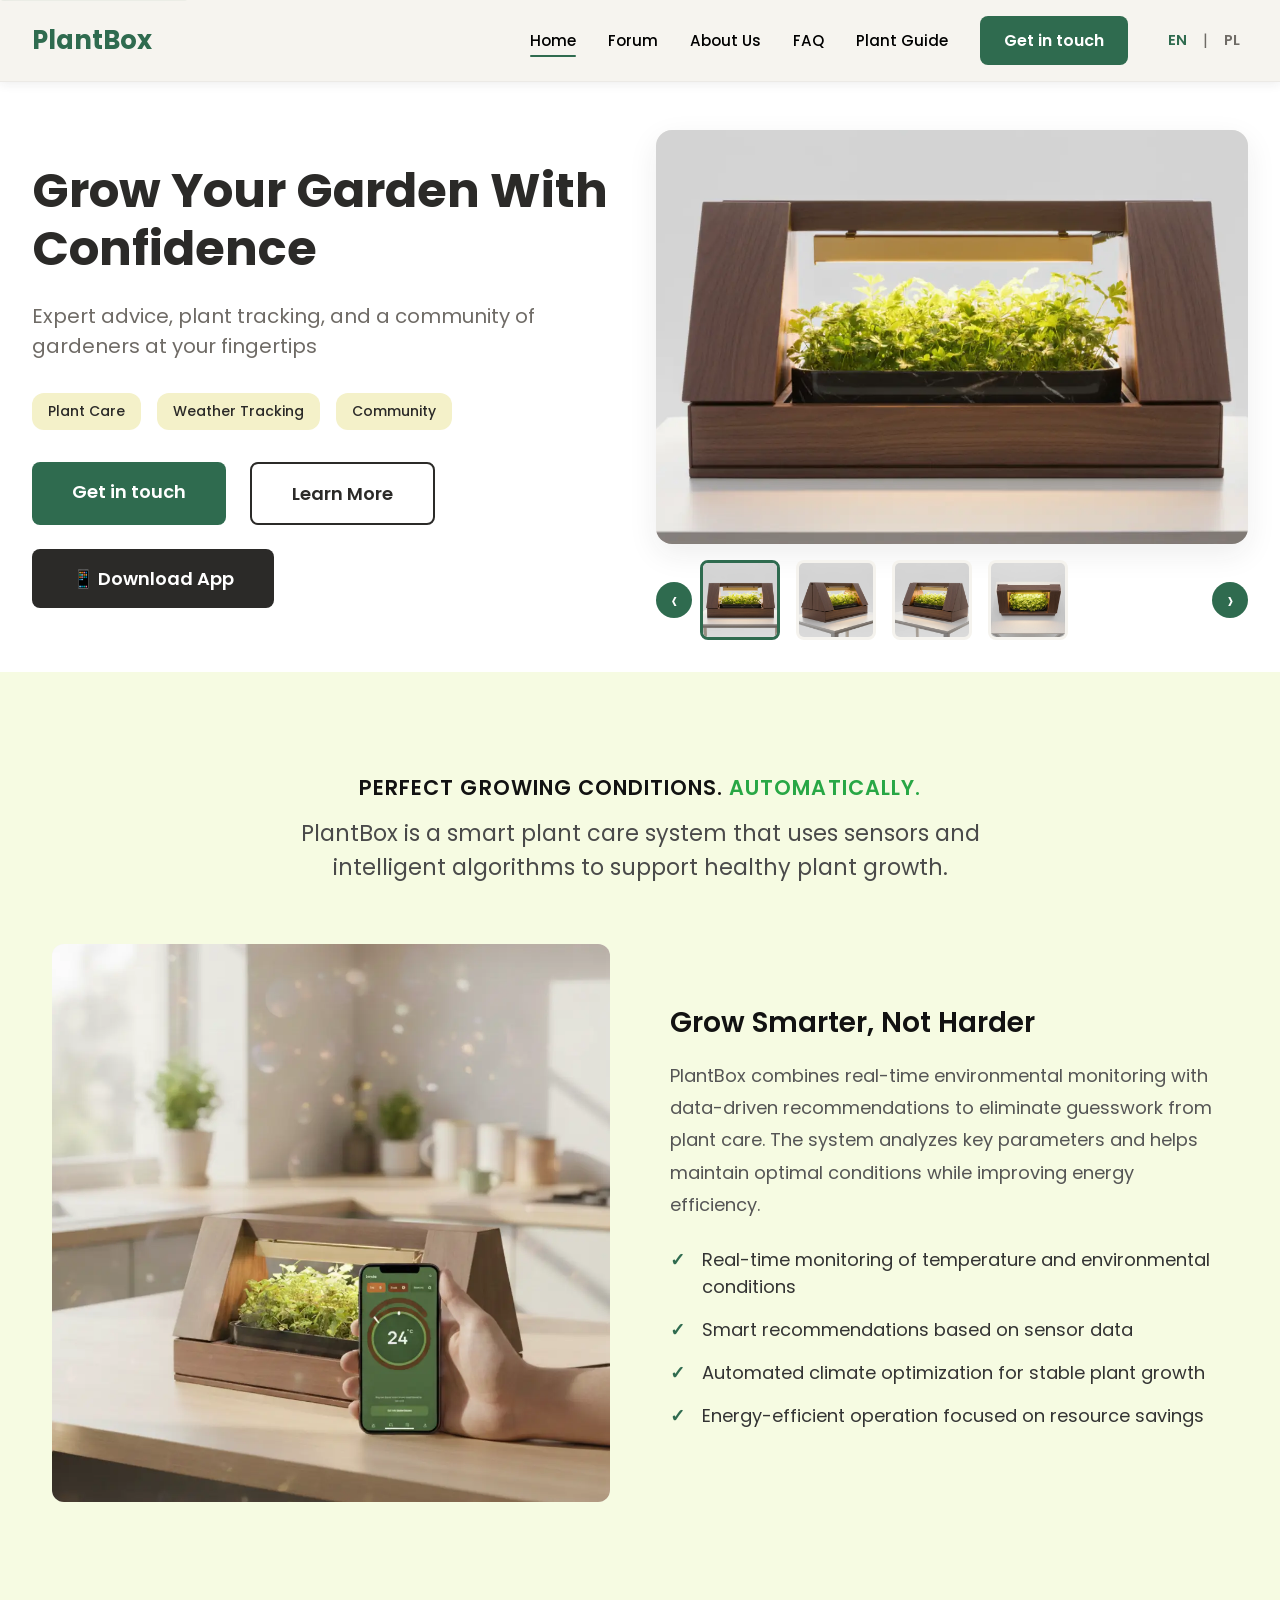
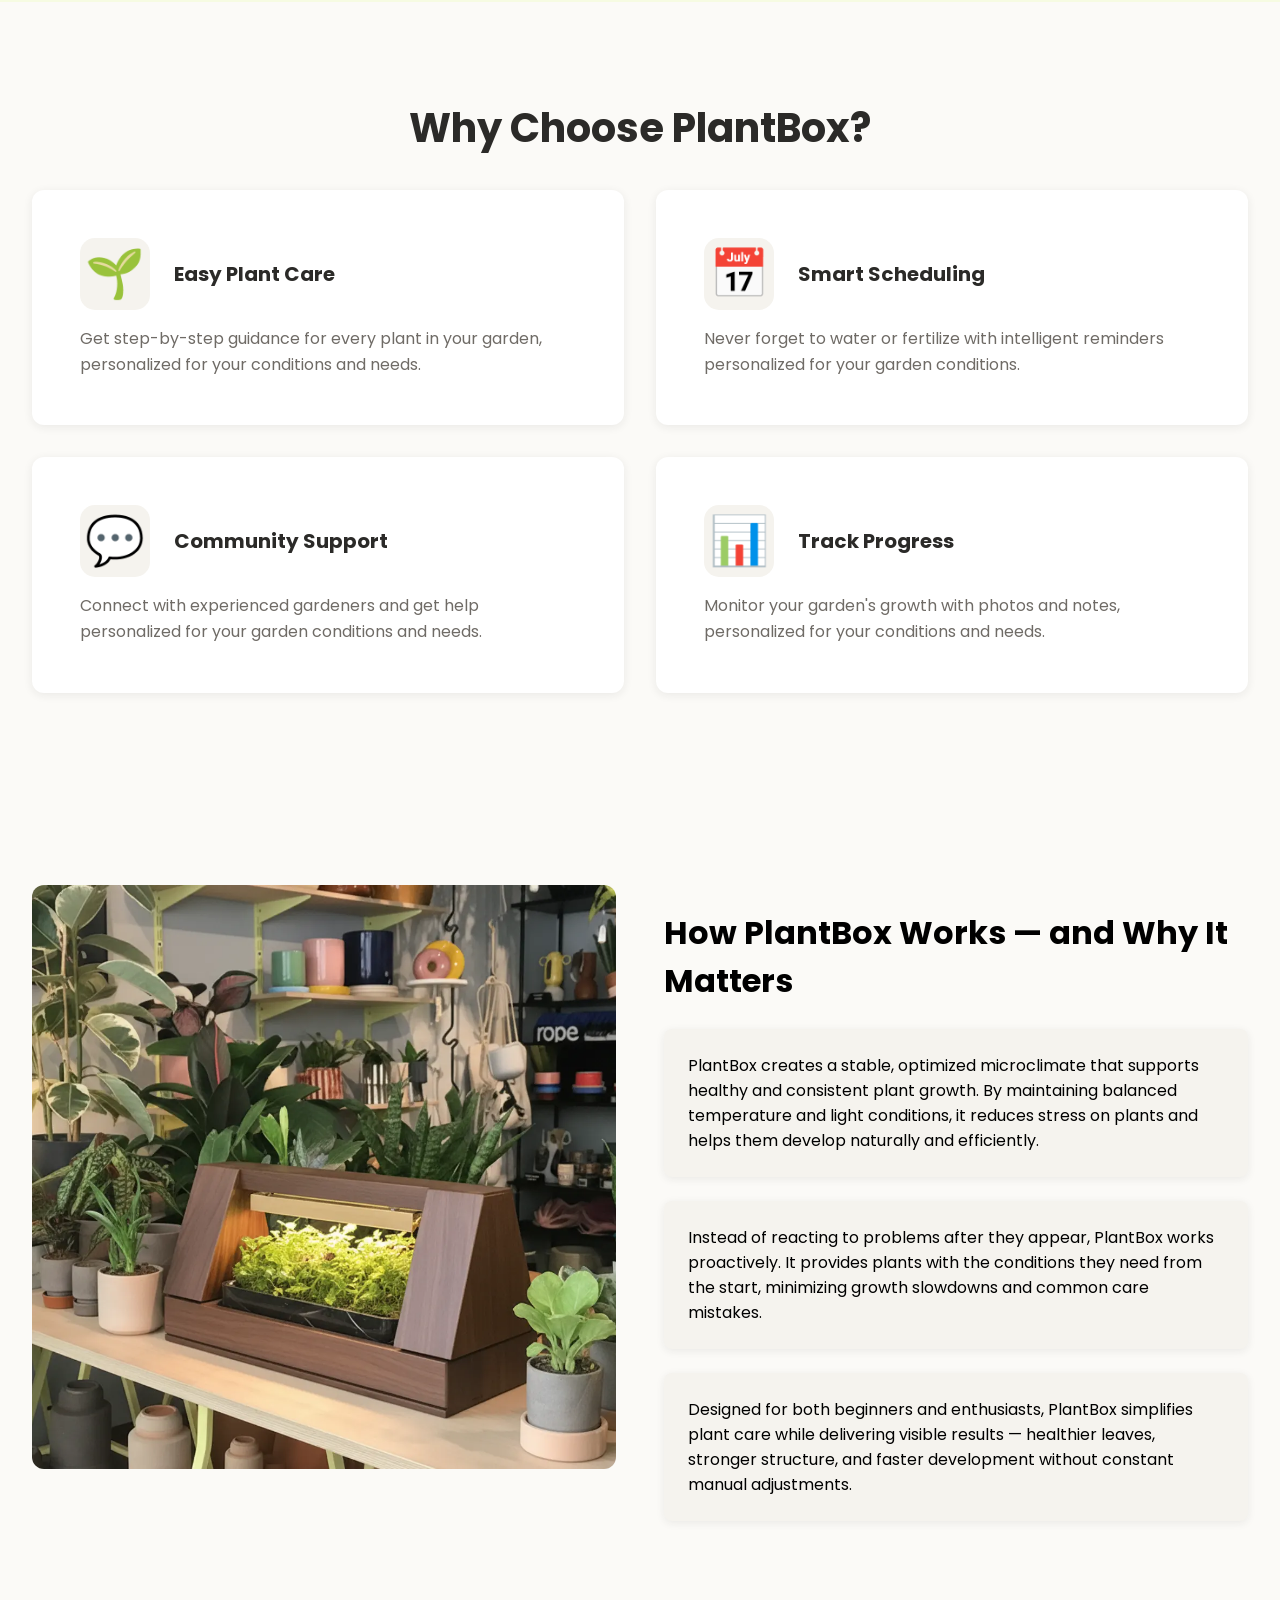
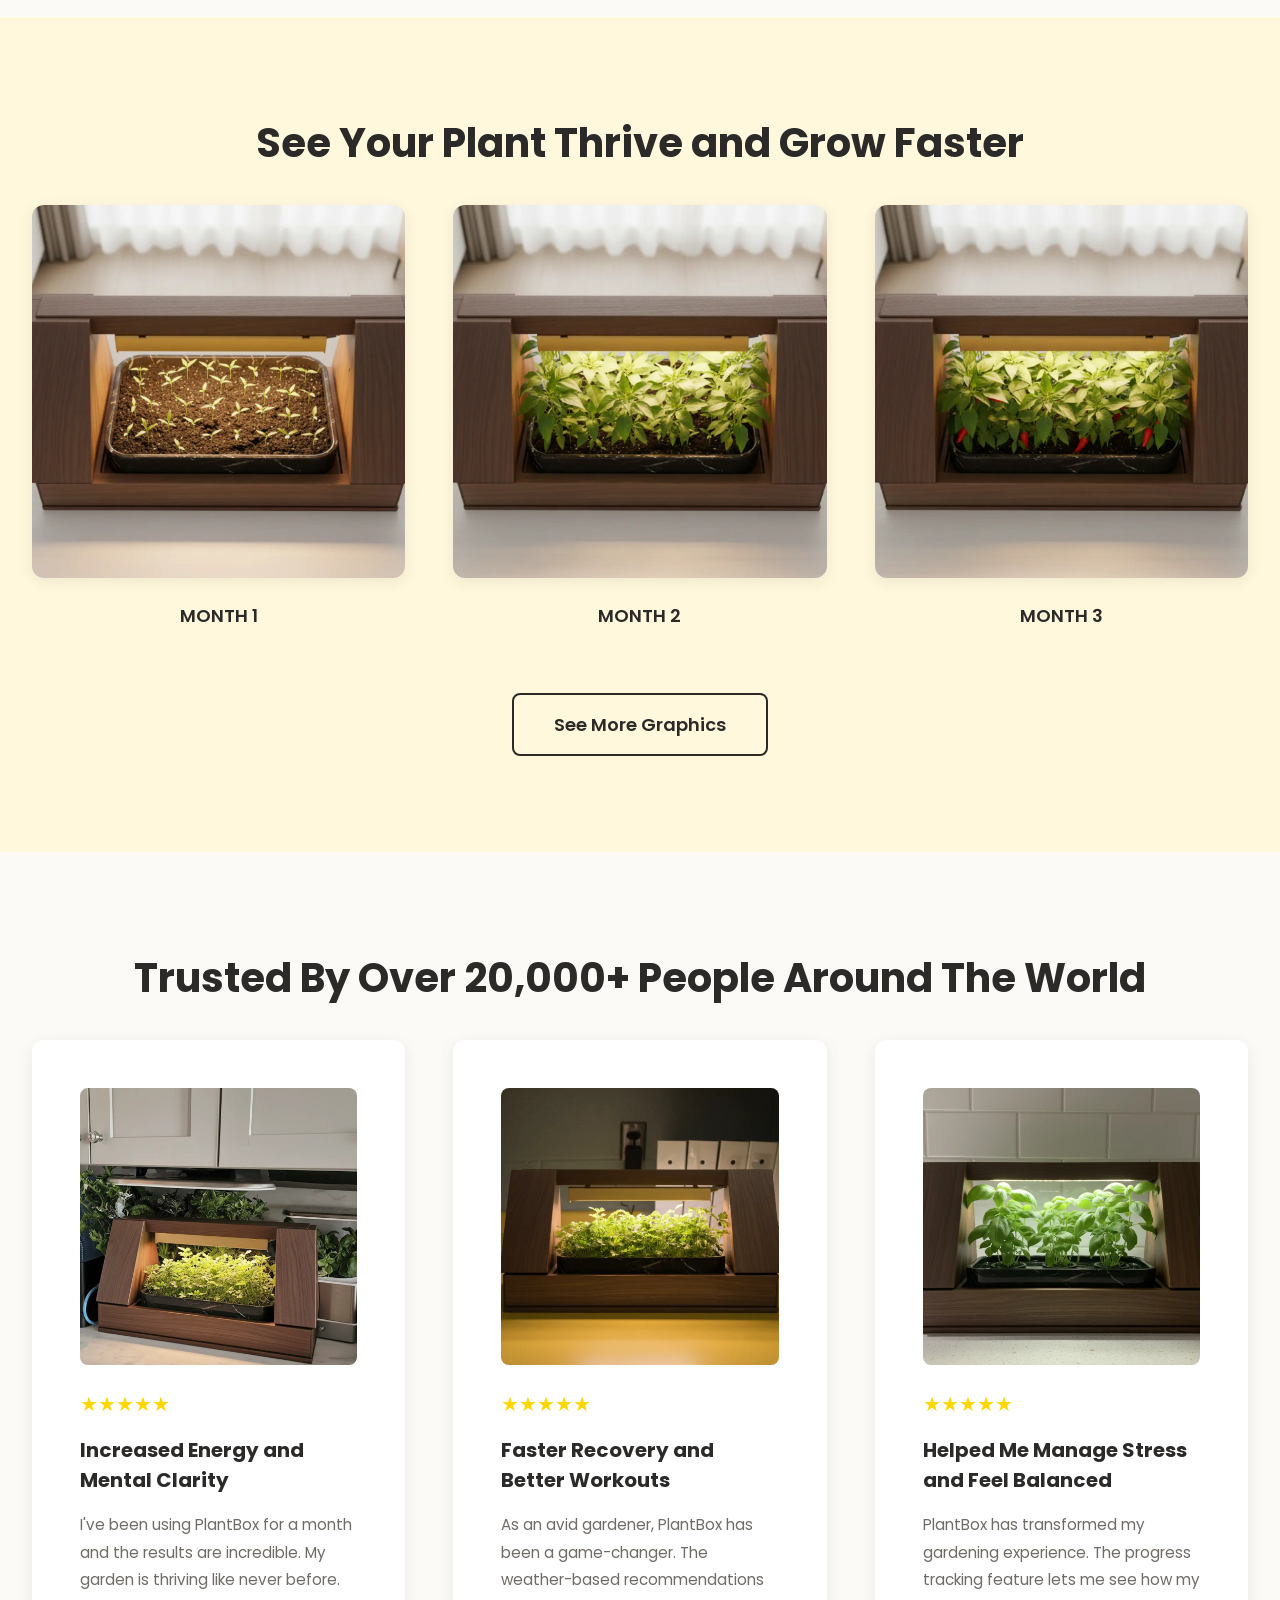
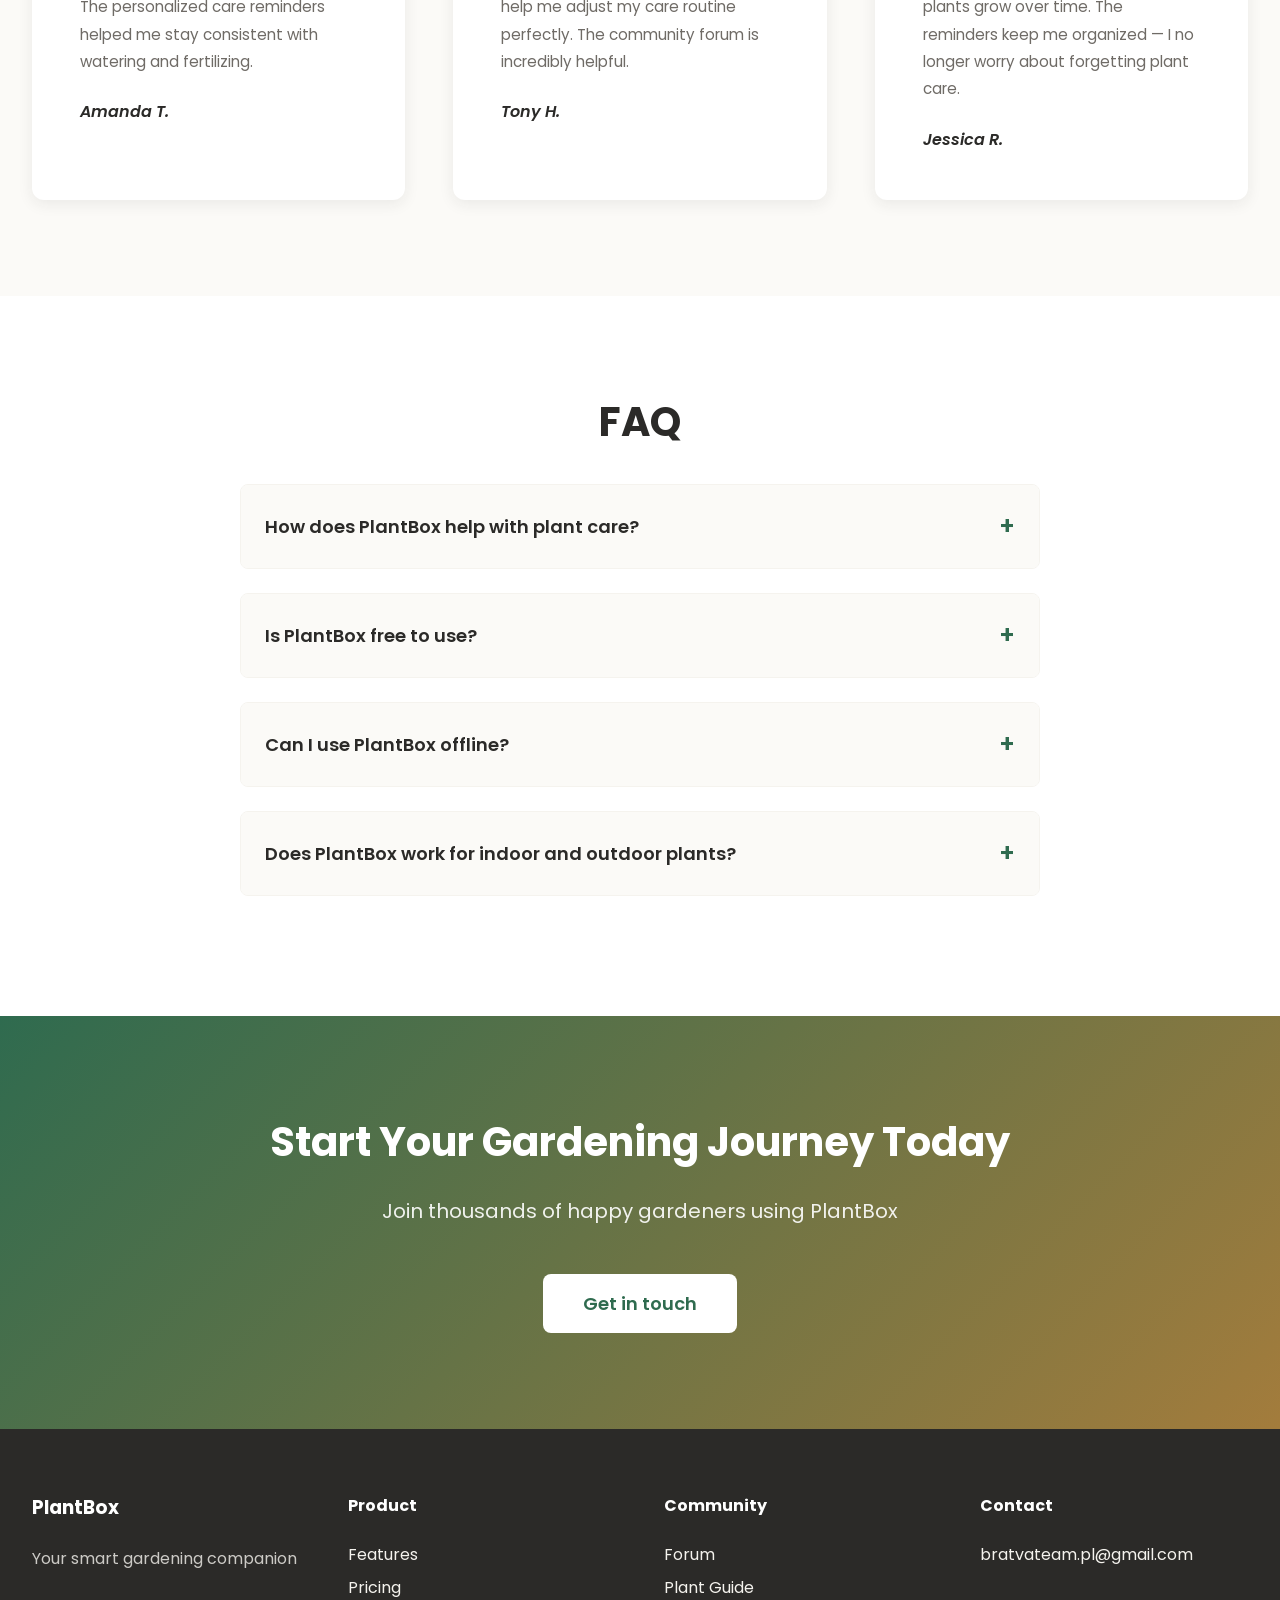
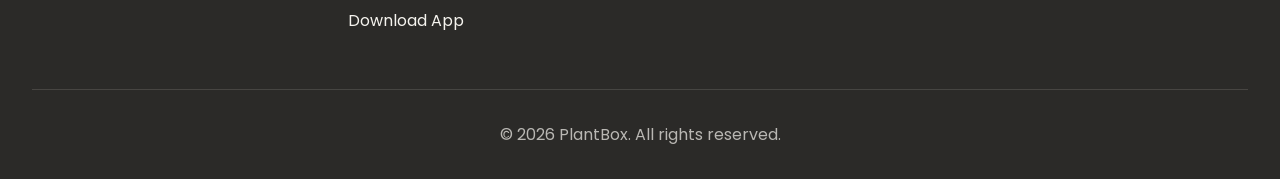
<file: Pohoretski Danylo Praca inżynierska Web-strona/index.html>
<!DOCTYPE html>
<html lang="en">
<head>
  <meta charset="UTF-8" />
  <meta name="viewport" content="width=device-width, initial-scale=1.0" />
  <meta
    name="description"
    content="PlantBox — Your ultimate gardening companion app. Expert plant care, growth tracking, and a community of gardeners at your fingertips."
  />
  <meta name="keywords" content="gardening app, plant care, garden management, plant tracking, gardening tips, plant care guide, garden community" />
  <meta name="author" content="PlantBox" />
  <meta name="robots" content="index, follow" />
  <meta name="theme-color" content="#2f6b4f" />

  <title>PlantBox — Smart Gardening Solutions</title>

  <link rel="canonical" href="https://YOUR_USERNAME.github.io/PlantBox/" />
  <link rel="stylesheet" href="styles.css?v=2.0" />
  <link rel="icon" type="image/x-icon" href="assets/img/plant.ico" />
  <link
    href="https://fonts.googleapis.com/css2?family=Poppins:wght@400;500;700&display=swap"
    rel="stylesheet"
  />

  <meta property="og:type" content="website" />
  <meta property="og:title" content="PlantBox — Smart Gardening Solutions" />
  <meta property="og:description" content="Your ultimate gardening companion app." />
  <meta property="og:url" content="https://YOUR_USERNAME.github.io/PlantBox/" />
  <meta property="og:site_name" content="PlantBox" />
  <meta property="og:locale" content="en_US" />
  <meta property="og:locale:alternate" content="pl_PL" />

  <script type="application/ld+json">
  {
    "@context": "https://schema.org",
    "@type": "Organization",
    "name": "PlantBox",
    "url": "https://YOUR_USERNAME.github.io/PlantBox/",
    "description": "Your ultimate gardening companion app",
    "contactPoint": {
      "@type": "ContactPoint",
      "email": "etiap22@gmail.com",
      "contactType": "Customer Service"
    }
  }
  </script>
</head>
<body>
  <a href="#main-content" class="skip-link"
     data-en="Skip to main content"
     data-pl="Przejdź do treści">Skip to main content</a>

  <nav class="navbar">
    <div class="container">
      <div class="nav-wrapper">
        <a href="index.html" class="logo">PlantBox</a>
        <ul class="nav-menu" id="navMenu">
          <li>
            <a href="index.html" class="nav-link active" data-en="Home" data-pl="Strona Główna">Home</a>
          </li>
          <li>
            <a href="forum.php" class="nav-link" data-en="Forum" data-pl="Forum">Forum</a>
          </li>
          <li>
            <a href="about.html" class="nav-link" data-en="About Us" data-pl="O Nas">About Us</a>
          </li>
          <li>
            <a href="#faq" class="nav-link" data-en="FAQ" data-pl="FAQ">FAQ</a>
          </li>
          <li>
            <a href="info.html" class="nav-link" data-en="Plant Guide" data-pl="Przewodnik Roślin">Plant Guide</a>
          </li>
          <li>
            <a
              href="https://mail.google.com/mail/?view=cm&fs=1&to=bratvateam.pl@gmail.com"
              target="_blank"
              rel="noopener noreferrer"
              class="btn btn-primary"
              data-en="Get in touch"
              data-pl="Skontaktuj się"
            >Get in touch</a>
          </li>
          <li class="language-switcher">
            <button class="lang-btn active" data-lang="en">EN</button>
            <span class="lang-separator">|</span>
            <button class="lang-btn" data-lang="pl">PL</button>
          </li>
        </ul>
        <button class="mobile-toggle" id="mobileToggle" aria-label="Toggle navigation">
          <span></span>
          <span></span>
          <span></span>
        </button>
      </div>
    </div>
  </nav>

  <main id="main-content">

    <!-- ===== HERO ===== -->
    <section class="hero">
      <div class="container">
        <div class="hero-content">

          <div class="hero-image">
            <div class="hero-main-image-container">
              <div class="image-placeholder hero-main-image">
                <img
                  id="heroMainImage"
                  src="assets/img/Product scroll photos/main1.webp"
                  alt="PlantBox app interface"
                  loading="lazy"
                />
              </div>

              <div class="hero-image-thumbnails-wrapper">
                <button class="hero-thumbnail-arrow hero-thumbnail-arrow-left" aria-label="Previous image">‹</button>

                <div class="hero-image-thumbnails">
                  <div class="hero-thumbnail active" data-image="assets/img/Product scroll photos/main1.webp">
                    <img src="assets/img/Product scroll photos/main1.webp" alt="PlantBox app interface" loading="lazy" />
                  </div>
                  <div class="hero-thumbnail" data-image="assets/img/Product scroll photos/main 2.webp">
                    <img src="assets/img/Product scroll photos/main 2.webp" alt="PlantBox watering schedule" loading="lazy" />
                  </div>
                  <div class="hero-thumbnail" data-image="assets/img/Product scroll photos/main 3.webp">
                    <img src="assets/img/Product scroll photos/main 3.webp" alt="PlantBox growth tracking" loading="lazy" />
                  </div>
                  <div class="hero-thumbnail" data-image="assets/img/Product scroll photos/main 4.webp">
                    <img src="assets/img/Product scroll photos/main 4.webp" alt="PlantBox community forum" loading="lazy" />
                  </div>
                </div>

                <button class="hero-thumbnail-arrow hero-thumbnail-arrow-right" aria-label="Next image">›</button>
              </div>
            </div>
          </div>

          <div class="hero-text">
            <h1 data-en="Grow Your Garden With Confidence" data-pl="Uprawiaj Swój Ogród Z Pewnością Siebie">
              Grow Your Garden With Confidence
            </h1>
            <p
              class="subtitle"
              data-en="Expert advice, plant tracking, and a community of gardeners at your fingertips"
              data-pl="Porady ekspertów, śledzenie roślin i społeczność ogrodników na wyciągnięcie ręki"
            >
              Expert advice, plant tracking, and a community of gardeners at your fingertips
            </p>

            <div class="feature-tags">
              <span class="tag" data-en="Plant Care" data-pl="Pielęgnacja Roślin">Plant Care</span>
              <span class="tag" data-en="Weather Tracking" data-pl="Śledzenie Pogody">Weather Tracking</span>
              <span class="tag" data-en="Community" data-pl="Społeczność">Community</span>
            </div>

            <div class="cta-group">
              <a
                href="https://mail.google.com/mail/?view=cm&fs=1&to=etiap22@gmail.com"
                target="_blank"
                rel="noopener noreferrer"
                class="btn btn-primary btn-large"
                data-en="Get in touch"
                data-pl="Skontaktuj się"
              >Get in touch</a>

              <button
                class="btn btn-secondary btn-large scroll-to-read-about"
                data-en="Learn More"
                data-pl="Dowiedz Się Więcej"
              >Learn More</button>

              <a
                href="PlantBox.apk"
                download="PlantBox.apk"
                class="btn btn-dark btn-large"
                data-en="📱 Download App"
                data-pl="📱 Pobierz Aplikację"
              >📱 Download App</a>
            </div>
          </div>

        </div>
      </div>
    </section>

    <!-- ===== ABOUT ===== -->
    <section class="about-section">
      <div class="container">
        <div class="section-header">
          <span class="section-tag">
            <span class="tag-black" data-en="Perfect Growing Conditions." data-pl="Idealne warunki wzrostu.">
              Perfect Growing Conditions.
            </span>
            <span class="tag-green" data-en="Automatically." data-pl="Automatycznie.">
              Automatically.
            </span>
          </span>
          <h2
            data-en="PlantBox is a smart plant care system that uses sensors and intelligent algorithms to support healthy plant growth."
            data-pl="PlantBox to inteligentny system pielęgnacji roślin, który wykorzystuje czujniki i algorytmy do wspierania zdrowego wzrostu roślin."
          ></h2>
        </div>

        <div class="about-content">
          <div class="about-image">
            <div class="image-placeholder">
              <img
                src="assets/img/Headlines photos/app headline.webp"
                alt="PlantBox app features"
                loading="lazy"
              />
            </div>
          </div>
          <div class="about-text">
            <h3 data-en="Grow Smarter, Not Harder" data-pl="Uprawiaj Mądrzej, Nie Ciężej">
              Grow Smarter, Not Harder
            </h3>
            <p
              data-en="PlantBox combines real-time environmental monitoring with data-driven recommendations to eliminate guesswork from plant care. The system analyzes key parameters and helps maintain optimal conditions while improving energy efficiency."
              data-pl="PlantBox łączy monitorowanie środowiska w czasie rzeczywistym z rekomendacjami opartymi na danych. System eliminuje zgadywanie w pielęgnacji roślin i pomaga utrzymać optymalne warunki przy jednoczesnym oszczędzaniu energii."
            ></p>
            <ul class="feature-list">
              <li data-en="Real-time monitoring of temperature and environmental conditions" data-pl="Monitorowanie w czasie rzeczywistym temperatury i warunków środowiska">
                Real-time monitoring of temperature and environmental conditions
              </li>
              <li data-en="Smart recommendations based on sensor data" data-pl="Inteligentne rekomendacje oparte na danych z czujników">
                Smart recommendations based on sensor data
              </li>
              <li data-en="Automated climate optimization for stable plant growth" data-pl="Automatyczna optymalizacja klimatu dla stabilnego wzrostu roślin">
                Automated climate optimization for stable plant growth
              </li>
              <li data-en="Energy-efficient operation focused on resource savings" data-pl="Energooszczędne działanie skoncentrowane na oszczędzaniu zasobów">
                Energy-efficient operation focused on resource savings
              </li>
            </ul>
          </div>
        </div>
      </div>
    </section>

    <!-- ===== BENEFITS ===== -->
    <section class="benefits-section">
      <div class="container">
        <h2 class="section-title" data-en="Why Choose PlantBox?" data-pl="Dlaczego Wybrać PlantBox?">
          Why Choose PlantBox?
        </h2>
        <div class="benefits-grid">
          <div class="benefit-card">
            <div class="benefit-header">
              <div class="benefit-icon">🌱</div>
              <h3 data-en="Easy Plant Care" data-pl="Łatwa Pielęgnacja Roślin">Easy Plant Care</h3>
            </div>
            <p
              data-en="Get step-by-step guidance for every plant in your garden, personalized for your conditions and needs."
              data-pl="Uzyskaj wskazówki krok po kroku dla każdej rośliny, spersonalizowane dla warunków Twojego ogrodu."
            >
              Get step-by-step guidance for every plant in your garden, personalized for your conditions and needs.
            </p>
          </div>
          <div class="benefit-card">
            <div class="benefit-header">
              <div class="benefit-icon">📅</div>
              <h3 data-en="Smart Scheduling" data-pl="Inteligentne Planowanie">Smart Scheduling</h3>
            </div>
            <p
              data-en="Never forget to water or fertilize with intelligent reminders personalized for your garden conditions."
              data-pl="Nigdy nie zapomnij o podlewaniu lub nawożeniu dzięki inteligentnym przypomnieniom dla Twojego ogrodu."
            >
              Never forget to water or fertilize with intelligent reminders personalized for your garden conditions.
            </p>
          </div>
          <div class="benefit-card">
            <div class="benefit-header">
              <div class="benefit-icon">💬</div>
              <h3 data-en="Community Support" data-pl="Wsparcie Społeczności">Community Support</h3>
            </div>
            <p
              data-en="Connect with experienced gardeners and get help personalized for your garden conditions and needs."
              data-pl="Połącz się z doświadczonymi ogrodnikami i uzyskaj pomoc spersonalizowaną dla warunków Twojego ogrodu."
            >
              Connect with experienced gardeners and get help personalized for your garden conditions and needs.
            </p>
          </div>
          <div class="benefit-card">
            <div class="benefit-header">
              <div class="benefit-icon">📊</div>
              <h3 data-en="Track Progress" data-pl="Śledź Postępy">Track Progress</h3>
            </div>
            <p
              data-en="Monitor your garden's growth with photos and notes, personalized for your conditions and needs."
              data-pl="Monitoruj wzrost swojego ogrodu za pomocą zdjęć i notatek dla warunków Twojego ogrodu."
            >
              Monitor your garden's growth with photos and notes, personalized for your conditions and needs.
            </p>
          </div>
        </div>
      </div>
    </section>

    <!-- ===== HOW IT WORKS ===== -->
    <section class="read-about-section">
      <div class="container">
        <div class="read-about-content">

          <div class="read-about-image">
            <div class="image-placeholder">
              <img
                src="assets/img/Headlines photos/first headline.webp"
                alt="PlantBox — smart gardening companion"
                loading="lazy"
              />
            </div>
          </div>

          <div class="read-about-text-container">
            <div class="read-about-text">
              <p data-en="How PlantBox Works — and Why It Matters" data-pl="Jak działa PlantBox — i dlaczego to ma znaczenie">
                How PlantBox Works — and Why It Matters
              </p>
            </div>

            <div class="text-line">
              <p
                data-en="PlantBox creates a stable, optimized microclimate that supports healthy and consistent plant growth. By maintaining balanced temperature and light conditions, it reduces stress on plants and helps them develop naturally and efficiently."
                data-pl="PlantBox tworzy stabilny, zoptymalizowany mikroklimat wspierający zdrowy wzrost roślin. Utrzymując zbalansowane warunki, system ogranicza stres roślin i sprzyja ich naturalnemu rozwojowi."
              >
                PlantBox creates a stable, optimized microclimate that supports healthy and consistent plant growth. By maintaining balanced temperature and light conditions, it reduces stress on plants and helps them develop naturally and efficiently.
              </p>
            </div>

            <div class="text-line">
              <p
                data-en="Instead of reacting to problems after they appear, PlantBox works proactively. It provides plants with the conditions they need from the start, minimizing growth slowdowns and common care mistakes."
                data-pl="Zamiast reagować na problemy po ich pojawieniu, PlantBox działa proaktywnie. Dostarcza roślinom odpowiednich warunków od samego początku, minimalizując błędy pielęgnacyjne."
              >
                Instead of reacting to problems after they appear, PlantBox works proactively. It provides plants with the conditions they need from the start, minimizing growth slowdowns and common care mistakes.
              </p>
            </div>

            <div class="text-line">
              <p
                data-en="Designed for both beginners and enthusiasts, PlantBox simplifies plant care while delivering visible results — healthier leaves, stronger structure, and faster development without constant manual adjustments."
                data-pl="Zaprojektowany dla początkujących i pasjonatów, PlantBox upraszcza pielęgnację i zapewnia widoczne efekty — zdrowsze liście, mocniejszą strukturę i szybszy rozwój."
              >
                Designed for both beginners and enthusiasts, PlantBox simplifies plant care while delivering visible results — healthier leaves, stronger structure, and faster development without constant manual adjustments.
              </p>
            </div>
          </div>

        </div>
      </div>
    </section>

    <!-- ===== PROGRESS ===== -->
    <section class="progress-section">
      <div class="container">
        <h2 class="section-title" data-en="See Your Plant Thrive and Grow Faster" data-pl="Wspieraj Szybszy i Zdrowszy Wzrost Roślin">
          See Your Plant Thrive and Grow Faster
        </h2>
        <div class="progress-grid">
          <div class="progress-card">
            <div class="progress-image-placeholder">
              <img src="assets/img/Headlines photos/chilli 1.webp" alt="Plant growth — Month 1" loading="lazy" width="400" height="400" />
            </div>
            <p class="progress-label" data-en="MONTH 1" data-pl="MIESIĄC 1">MONTH 1</p>
          </div>
          <div class="progress-card">
            <div class="progress-image-placeholder">
              <img src="assets/img/Headlines photos/chilli 2.webp" alt="Plant growth — Month 2" loading="lazy" width="400" height="400" />
            </div>
            <p class="progress-label" data-en="MONTH 2" data-pl="MIESIĄC 2">MONTH 2</p>
          </div>
          <div class="progress-card">
            <div class="progress-image-placeholder">
              <img src="assets/img/Headlines photos/chilli 3.webp" alt="Plant growth — Month 3" loading="lazy" width="400" height="400" />
            </div>
            <p class="progress-label" data-en="MONTH 3" data-pl="MIESIĄC 3">MONTH 3</p>
          </div>
        </div>
        <div class="progress-cta">
          <a href="info.html" class="btn btn-secondary btn-large" data-en="See More Graphics" data-pl="Zobacz Więcej Grafik">
            See More Graphics
          </a>
        </div>
      </div>
    </section>

    <!-- ===== REVIEWS ===== -->
    <section class="reviews-section">
      <div class="container">
        <h2 class="section-title" data-en="Trusted By Over 20,000+ People Around The World" data-pl="Zaufali Nam Ponad 20 000+ Osób Na Całym Świecie">
          Trusted By Over 20,000+ People Around The World
        </h2>

        <div class="reviews-grid" id="reviewsGrid" itemscope itemtype="https://schema.org/ItemList">

          <div class="review-card" itemprop="itemListElement" itemscope itemtype="https://schema.org/Review">
            <div class="review-product-image">
              <img src="assets/img/reviews/review 1.webp" alt="Review by Amanda T." loading="lazy" width="400" height="400" />
            </div>
            <div class="review-stars" itemprop="reviewRating" itemscope itemtype="https://schema.org/Rating">
              <meta itemprop="ratingValue" content="5" />
              <meta itemprop="bestRating" content="5" />
              ★★★★★
            </div>
            <h3 class="review-title" itemprop="name" data-en="Increased Energy and Mental Clarity" data-pl="Zwiększona Energia i Jasność Umysłu">
              Increased Energy and Mental Clarity
            </h3>
            <p
              class="review-text"
              itemprop="reviewBody"
              data-en="I've been using PlantBox for a month and the results are incredible. My garden is thriving like never before. The personalized care reminders helped me stay consistent with watering and fertilizing."
              data-pl="Używam PlantBox od miesiąca i wyniki są niesamowite. Mój ogród kwitnie jak nigdy dotąd. Spersonalizowane przypomnienia pomogły mi być konsekwentnym w podlewaniu i nawożeniu."
            >
              I've been using PlantBox for a month and the results are incredible. My garden is thriving like never before. The personalized care reminders helped me stay consistent with watering and fertilizing.
            </p>
            <p class="review-author" itemprop="author" itemscope itemtype="https://schema.org/Person">
              <span itemprop="name">Amanda T.</span>
            </p>
          </div>

          <div class="review-card" itemprop="itemListElement" itemscope itemtype="https://schema.org/Review">
            <div class="review-product-image">
              <img src="assets/img/reviews/review 2.webp" alt="Review by Tony H." loading="lazy" width="400" height="400" />
            </div>
            <div class="review-stars" itemprop="reviewRating" itemscope itemtype="https://schema.org/Rating">
              <meta itemprop="ratingValue" content="5" />
              <meta itemprop="bestRating" content="5" />
              ★★★★★
            </div>
            <h3 class="review-title" itemprop="name" data-en="Faster Recovery and Better Workouts" data-pl="Szybsza Regeneracja i Lepsze Treningi">
              Faster Recovery and Better Workouts
            </h3>
            <p
              class="review-text"
              itemprop="reviewBody"
              data-en="As an avid gardener, PlantBox has been a game-changer. The weather-based recommendations help me adjust my care routine perfectly. The community forum is incredibly helpful."
              data-pl="Jako zapalony ogrodnik, PlantBox był przełomem. Rekomendacje oparte na pogodzie pomagają mi idealnie dostosować rutynę pielęgnacji. Forum społeczności jest niezwykle pomocne."
            >
              As an avid gardener, PlantBox has been a game-changer. The weather-based recommendations help me adjust my care routine perfectly. The community forum is incredibly helpful.
            </p>
            <p class="review-author" itemprop="author" itemscope itemtype="https://schema.org/Person">
              <span itemprop="name">Tony H.</span>
            </p>
          </div>

          <div class="review-card" itemprop="itemListElement" itemscope itemtype="https://schema.org/Review">
            <div class="review-product-image">
              <img src="assets/img/reviews/review 3.webp" alt="Review by Jessica R." loading="lazy" width="400" height="400" />
            </div>
            <div class="review-stars" itemprop="reviewRating" itemscope itemtype="https://schema.org/Rating">
              <meta itemprop="ratingValue" content="5" />
              <meta itemprop="bestRating" content="5" />
              ★★★★★
            </div>
            <h3 class="review-title" itemprop="name" data-en="Helped Me Manage Stress and Feel Balanced" data-pl="Pomogły Mi Zarządzać Stresem i Czuć Się Zrównoważonym">
              Helped Me Manage Stress and Feel Balanced
            </h3>
            <p
              class="review-text"
              itemprop="reviewBody"
              data-en="PlantBox has transformed my gardening experience. The progress tracking feature lets me see how my plants grow over time. The reminders keep me organized — I no longer worry about forgetting plant care."
              data-pl="PlantBox przekształcił moje doświadczenie ogrodnicze. Funkcja śledzenia postępów pozwala mi zobaczyć, jak rosną rośliny. Przypomnienia utrzymują mnie w organizacji."
            >
              PlantBox has transformed my gardening experience. The progress tracking feature lets me see how my plants grow over time. The reminders keep me organized — I no longer worry about forgetting plant care.
            </p>
            <p class="review-author" itemprop="author" itemscope itemtype="https://schema.org/Person">
              <span itemprop="name">Jessica R.</span>
            </p>
          </div>

        </div>

        <div class="reviews-mobile-carousel" id="reviewsCarousel">
          <div class="reviews-carousel-track" id="reviewsCarouselTrack"></div>
          <div class="reviews-carousel-controls">
            <button class="reviews-carousel-arrow reviews-carousel-arrow-left" aria-label="Previous review">‹</button>
            <div class="reviews-carousel-dots" id="reviewsCarouselDots"></div>
            <button class="reviews-carousel-arrow reviews-carousel-arrow-right" aria-label="Next review">›</button>
          </div>
        </div>
      </div>
    </section>

    <!-- ===== FAQ ===== -->
    <section class="faq-section" id="faq">
      <div class="container">
        <h2 class="section-title" data-en="FAQ" data-pl="FAQ">FAQ</h2>
        <div class="faq-list" itemscope itemtype="https://schema.org/FAQPage">

          <div class="faq-item" itemscope itemprop="mainEntity" itemtype="https://schema.org/Question">
            <button class="faq-question">
              <span itemprop="name" data-en="How does PlantBox help with plant care?" data-pl="Jak PlantBox pomaga w pielęgnacji roślin?">
                How does PlantBox help with plant care?
              </span>
              <span class="faq-icon">+</span>
            </button>
            <div class="faq-answer" itemscope itemprop="acceptedAnswer" itemtype="https://schema.org/Answer">
              <p itemprop="text" data-en="PlantBox provides personalized care schedules, reminders, and expert tips tailored to each plant in your garden." data-pl="PlantBox zapewnia spersonalizowane harmonogramy pielęgnacji, przypomnienia i porady dostosowane do każdej rośliny.">
                PlantBox provides personalized care schedules, reminders, and expert tips tailored to each plant in your garden.
              </p>
            </div>
          </div>

          <div class="faq-item" itemscope itemprop="mainEntity" itemtype="https://schema.org/Question">
            <button class="faq-question">
              <span itemprop="name" data-en="Is PlantBox free to use?" data-pl="Czy PlantBox jest darmowy?">
                Is PlantBox free to use?
              </span>
              <span class="faq-icon">+</span>
            </button>
            <div class="faq-answer" itemscope itemprop="acceptedAnswer" itemtype="https://schema.org/Answer">
              <p itemprop="text" data-en="Yes! PlantBox offers a free tier with essential features. Premium features are available with our Pro subscription." data-pl="Tak! PlantBox oferuje darmowy poziom z podstawowymi funkcjami. Funkcje premium są dostępne w ramach subskrypcji Pro.">
                Yes! PlantBox offers a free tier with essential features. Premium features are available with our Pro subscription.
              </p>
            </div>
          </div>

          <div class="faq-item" itemscope itemprop="mainEntity" itemtype="https://schema.org/Question">
            <button class="faq-question">
              <span itemprop="name" data-en="Can I use PlantBox offline?" data-pl="Czy mogę używać PlantBox offline?">
                Can I use PlantBox offline?
              </span>
              <span class="faq-icon">+</span>
            </button>
            <div class="faq-answer" itemscope itemprop="acceptedAnswer" itemtype="https://schema.org/Answer">
              <p itemprop="text" data-en="Many features work offline, including your saved plants and schedules. Sync when you're back online." data-pl="Wiele funkcji działa offline, w tym zapisane rośliny i harmonogramy. Synchronizuj po powrocie do sieci.">
                Many features work offline, including your saved plants and schedules. Sync when you're back online.
              </p>
            </div>
          </div>

          <div class="faq-item" itemscope itemprop="mainEntity" itemtype="https://schema.org/Question">
            <button class="faq-question">
              <span itemprop="name" data-en="Does PlantBox work for indoor and outdoor plants?" data-pl="Czy PlantBox działa dla roślin domowych i ogrodowych?">
                Does PlantBox work for indoor and outdoor plants?
              </span>
              <span class="faq-icon">+</span>
            </button>
            <div class="faq-answer" itemscope itemprop="acceptedAnswer" itemtype="https://schema.org/Answer">
              <p itemprop="text" data-en="Absolutely! PlantBox supports all types of plants — indoor, outdoor, vegetables, flowers, and more." data-pl="Absolutnie! PlantBox obsługuje wszystkie rodzaje roślin — domowe, ogrodowe, warzywa, kwiaty i więcej.">
                Absolutely! PlantBox supports all types of plants — indoor, outdoor, vegetables, flowers, and more.
              </p>
            </div>
          </div>

        </div>
      </div>
    </section>

    <!-- ===== CTA ===== -->
    <section class="cta-section">
      <div class="container">
        <div class="cta-content">
          <h2 data-en="Start Your Gardening Journey Today" data-pl="Zacznij Swoją Przygodę Ogrodniczą Już Dziś">
            Start Your Gardening Journey Today
          </h2>
          <p data-en="Join thousands of happy gardeners using PlantBox" data-pl="Dołącz do tysięcy zadowolonych ogrodników korzystających z PlantBox">
            Join thousands of happy gardeners using PlantBox
          </p>
          <a
            href="https://mail.google.com/mail/?view=cm&fs=1&to=bratvateam.pl@gmail.com"
            target="_blank"
            rel="noopener noreferrer"
            class="btn btn-large btn-light"
            data-en="Get in touch"
            data-pl="Skontaktuj się"
          >Get in touch</a>
        </div>
      </div>
    </section>

  </main>

  <!-- ===== FOOTER ===== -->
  <footer class="footer" id="contacts">
    <div class="container">
      <div class="footer-content">
        <div class="footer-section">
          <h3>PlantBox</h3>
          <p data-en="Your smart gardening companion" data-pl="Twój inteligentny towarzysz ogrodniczy">
            Your smart gardening companion
          </p>
        </div>
        <div class="footer-section">
          <h4 data-en="Product" data-pl="Produkt">Product</h4>
          <ul>
            <li><a href="#" data-en="Features" data-pl="Funkcje">Features</a></li>
            <li><a href="#" class="footer-pricing-btn" data-en="Pricing" data-pl="Cennik">Pricing</a></li>
            <li><a href="PlantBox.apk" download="PlantBox.apk" data-en="Download App" data-pl="Pobierz Aplikację">Download App</a></li>
          </ul>
        </div>
        <div class="footer-section">
          <h4 data-en="Community" data-pl="Społeczność">Community</h4>
          <ul>
            <li><a href="forum.php" data-en="Forum" data-pl="Forum">Forum</a></li>
            <li><a href="info.html" data-en="Plant Guide" data-pl="Przewodnik Roślin">Plant Guide</a></li>
          </ul>
        </div>
        <div class="footer-section">
          <h4 data-en="Contact" data-pl="Kontakt">Contact</h4>
          <ul>
            <li><a href="mailto:bratvateam.pl@gmail.com">bratvateam.pl@gmail.com</a></li>
          </ul>
        </div>
      </div>
      <div class="footer-bottom">
        <p data-en="© 2026 PlantBox. All rights reserved." data-pl="© 2026 PlantBox. Wszelkie prawa zastrzeżone.">
          © 2026 PlantBox. All rights reserved.
        </p>
      </div>
    </div>
  </footer>

  <script src="script.js?v=2.0"></script>
</body>
</html>
</file>
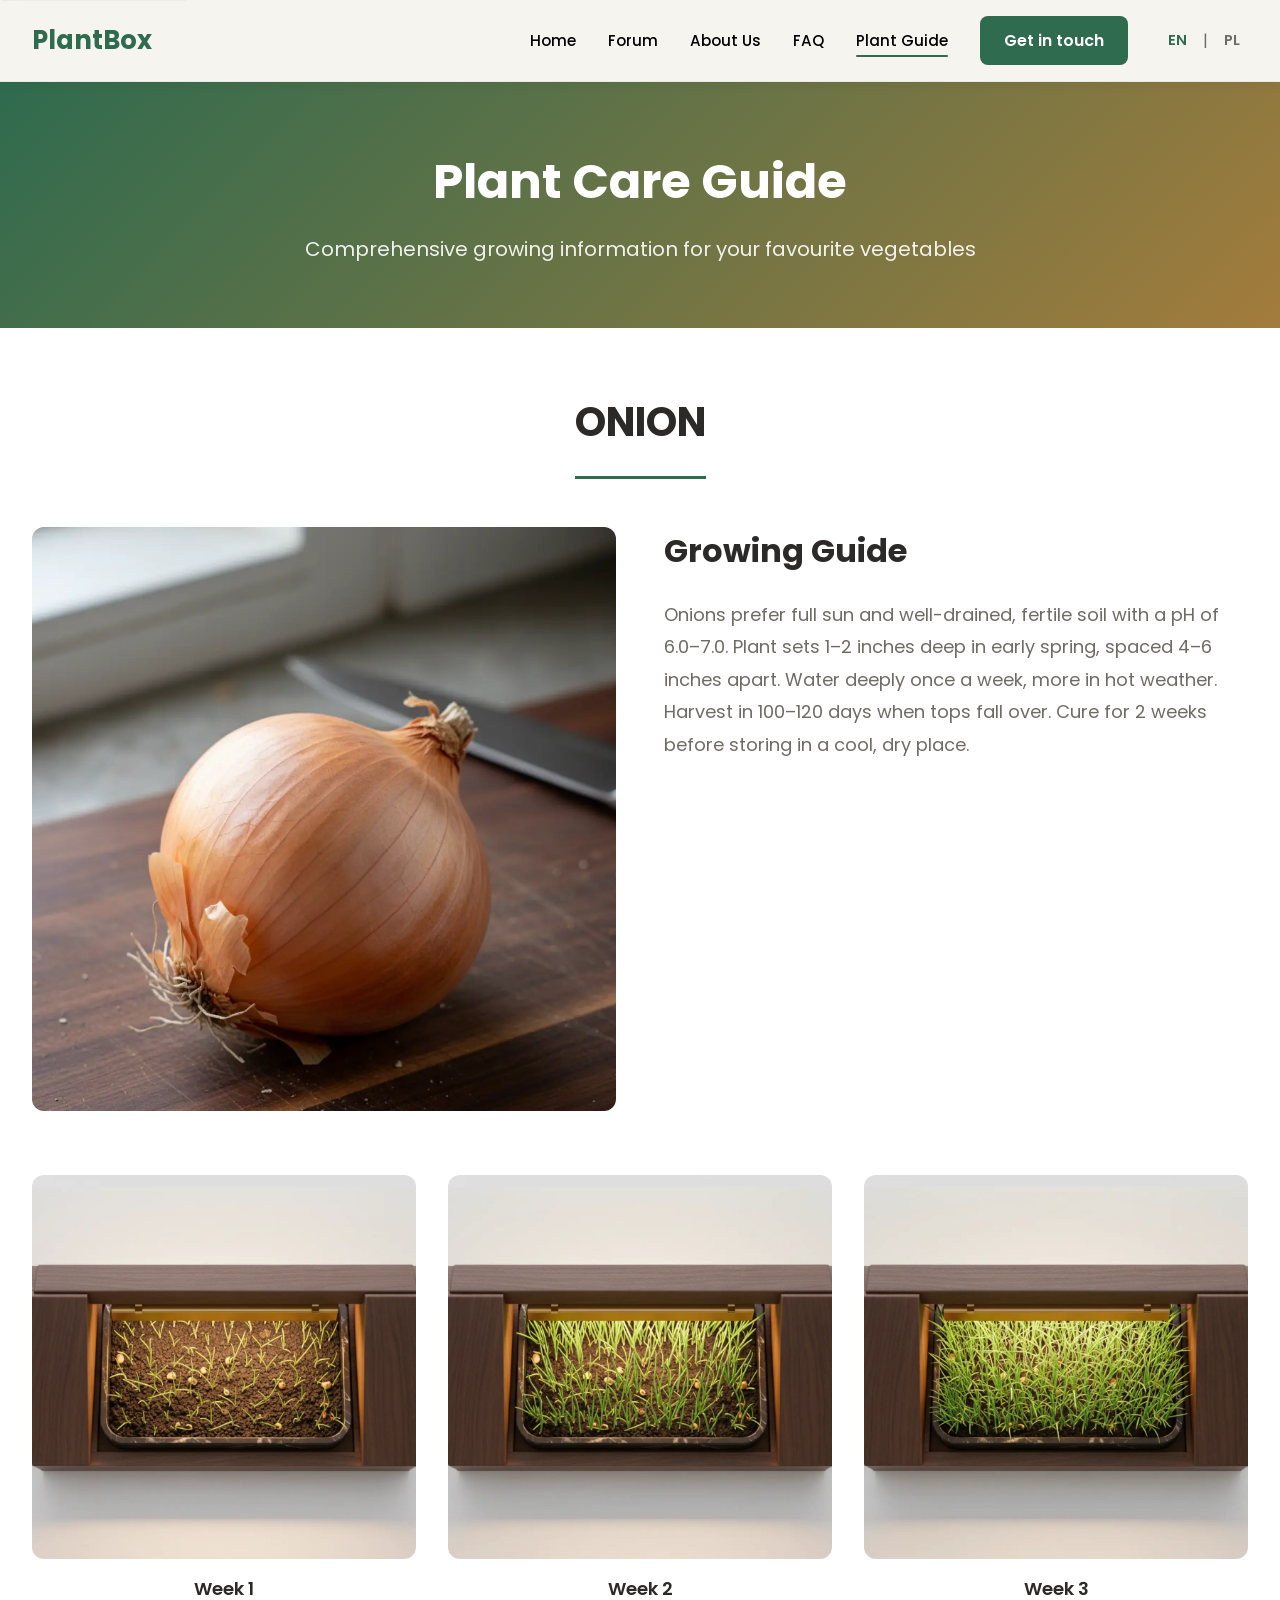
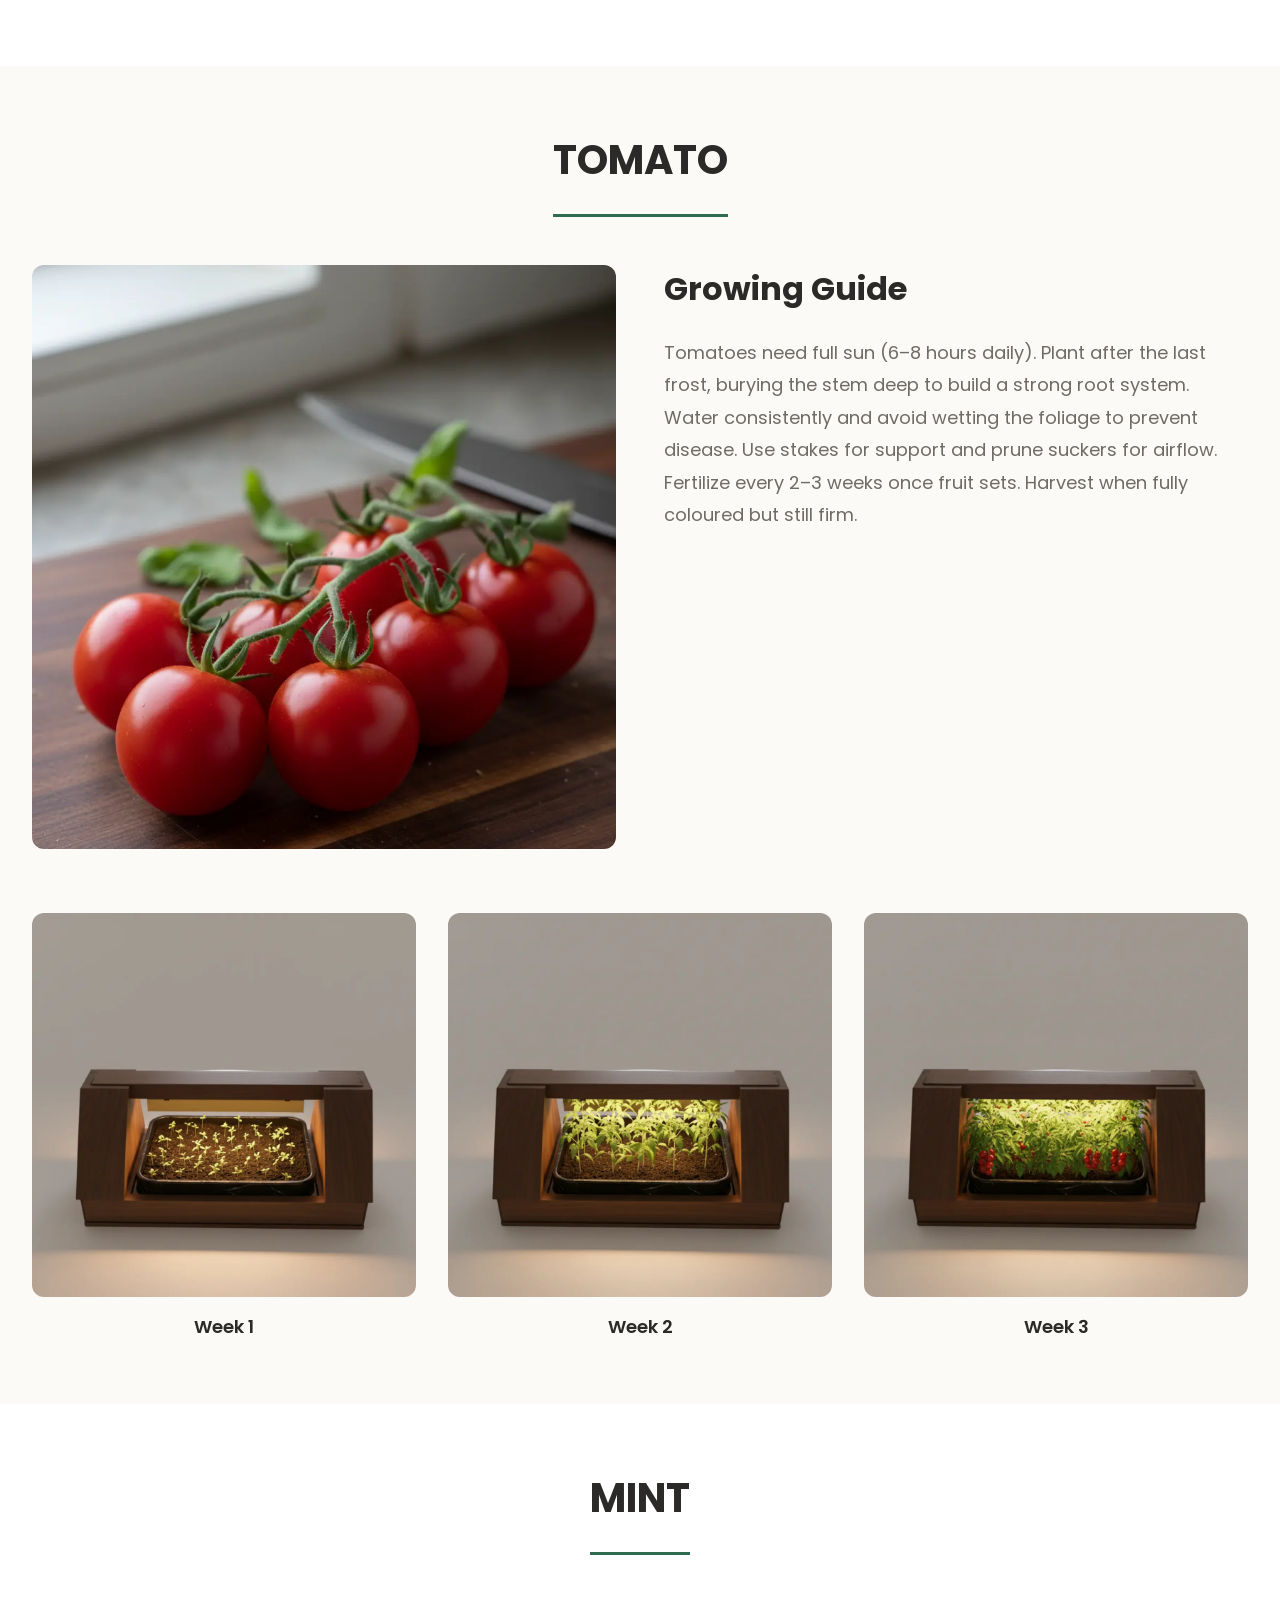
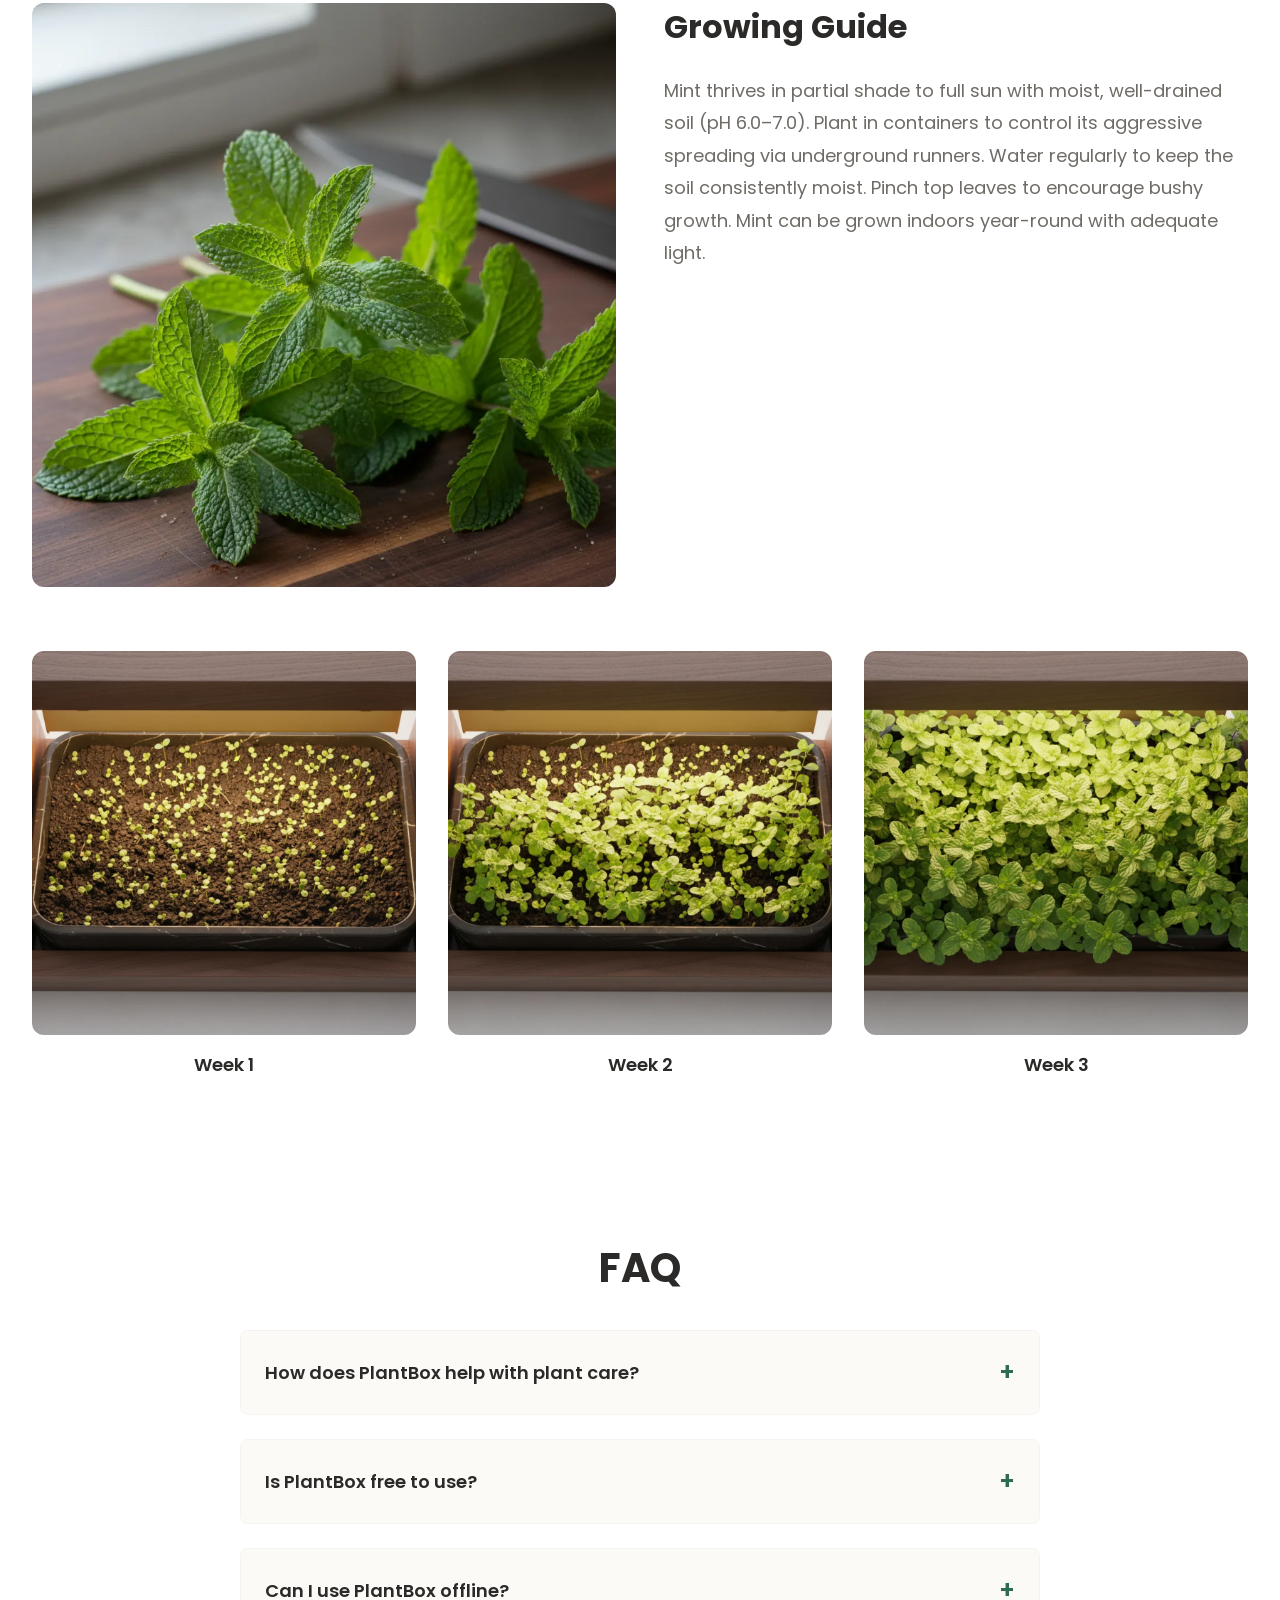
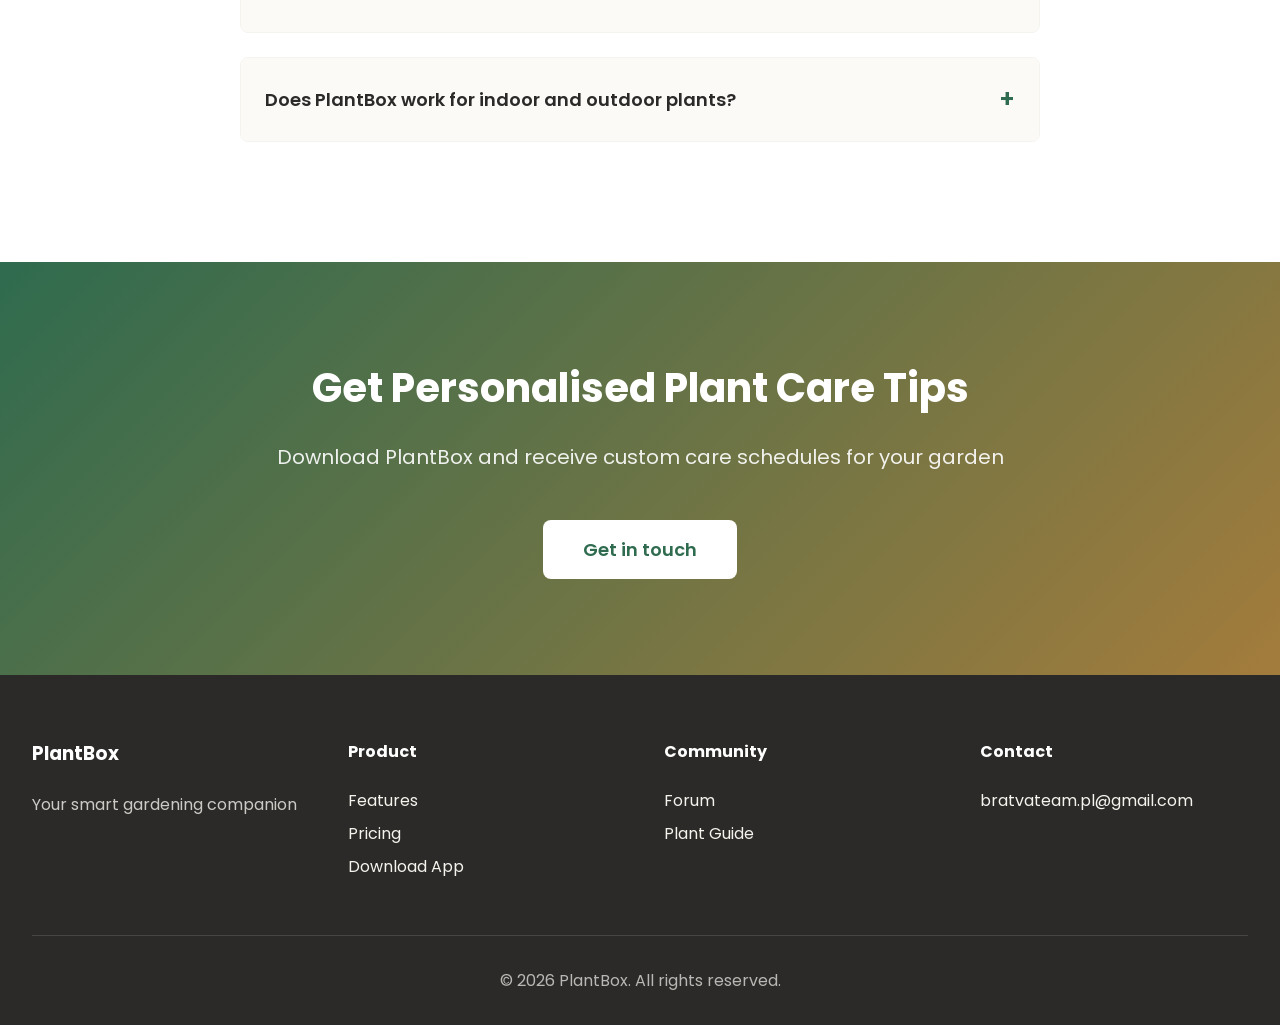
<file: Pohoretski Danylo Praca inżynierska Web-strona/info.html>
<!DOCTYPE html>
<html lang="en">
<head>
  <meta charset="UTF-8" />
  <meta name="viewport" content="width=device-width, initial-scale=1.0" />
  <meta
    name="description"
    content="PlantBox Plant Care Guide — comprehensive growing guides for Onion, Tomato, and Mint with expert tips and care instructions."
  />
  <meta name="keywords" content="plant care guide, growing vegetables, onion growing, tomato care, mint cultivation, vegetable gardening" />
  <meta name="author" content="PlantBox" />
  <meta name="robots" content="index, follow" />
  <meta name="theme-color" content="#2f6b4f" />

  <title>PlantBox — Plant Care Guide</title>

  <link rel="canonical" href="https://YOUR_USERNAME.github.io/PlantBox/info.html" />
  <link rel="stylesheet" href="styles.css?v=2.0" />
  <link rel="icon" type="image/x-icon" href="assets/img/plant.ico" />
  <link
    href="https://fonts.googleapis.com/css2?family=Poppins:wght@400;500;700&display=swap"
    rel="stylesheet"
  />

  <meta property="og:type" content="website" />
  <meta property="og:title" content="PlantBox — Plant Care Guide" />
  <meta property="og:description" content="Comprehensive growing guides for Onion, Tomato, and Mint." />
  <meta property="og:url" content="https://YOUR_USERNAME.github.io/PlantBox/info.html" />
  <meta property="og:site_name" content="PlantBox" />
  <meta property="og:locale" content="en_US" />
  <meta property="og:locale:alternate" content="pl_PL" />
</head>
<body>
  <a href="#main-content" class="skip-link"
     data-en="Skip to main content"
     data-pl="Przejdź do treści">Skip to main content</a>

 <nav class="navbar">
    <div class="container">
      <div class="nav-wrapper">
        <a href="index.html" class="logo">PlantBox</a>
        <ul class="nav-menu" id="navMenu">
          <li>
            <a href="index.html" class="nav-link active" data-en="Home" data-pl="Strona Główna">Home</a>
          </li>
          <li>
            <a href="forum.php" class="nav-link" data-en="Forum" data-pl="Forum">Forum</a>
          </li>
          <li>
            <a href="about.html" class="nav-link" data-en="About Us" data-pl="O Nas">About Us</a>
          </li>
          <li>
            <a href="#faq" class="nav-link" data-en="FAQ" data-pl="FAQ">FAQ</a>
          </li>
          <li>
            <a href="info.html" class="nav-link" data-en="Plant Guide" data-pl="Przewodnik Roślin">Plant Guide</a>
          </li>
          <li>
            <a
              href="https://mail.google.com/mail/?view=cm&fs=1&to=bratvateam.pl@gmail.com"
              target="_blank"
              rel="noopener noreferrer"
              class="btn btn-primary"
              data-en="Get in touch"
              data-pl="Skontaktuj się"
            >Get in touch</a>
          </li>
          <li class="language-switcher">
            <button class="lang-btn active" data-lang="en">EN</button>
            <span class="lang-separator">|</span>
            <button class="lang-btn" data-lang="pl">PL</button>
          </li>
        </ul>
        <button class="mobile-toggle" id="mobileToggle" aria-label="Toggle navigation">
          <span></span>
          <span></span>
          <span></span>
        </button>
      </div>
    </div>
  </nav>

  <main id="main-content">

    <section class="page-header">
      <div class="container">
        <h1 data-en="Plant Care Guide" data-pl="Przewodnik po Pielęgnacji Roślin">
          Plant Care Guide
        </h1>
        <p data-en="Comprehensive growing information for your favourite vegetables" data-pl="Kompleksowe informacje o uprawie Twoich ulubionych warzyw">
          Comprehensive growing information for your favourite vegetables
        </p>
      </div>
    </section>

    <!-- ===== ONION ===== -->
    <section class="plant-info-section">
      <div class="container">
        <div class="plant-header">
          <h2 data-en="ONION" data-pl="CEBULA">ONION</h2>
        </div>
        <div class="plant-detail">
          <div class="plant-detail-image">
            <div class="image-placeholder">
              <img src="assets/img/Plant growth page/onion left.webp" alt="Mature onion plant ready for harvest" loading="lazy" width="600" height="600" />
            </div>
          </div>
          <div class="plant-detail-description">
            <h3 data-en="Growing Guide" data-pl="Przewodnik Uprawy">Growing Guide</h3>
            <p
              data-en="Onions prefer full sun and well-drained, fertile soil with a pH of 6.0–7.0. Plant sets 1–2 inches deep in early spring, spaced 4–6 inches apart. Water deeply once a week, more in hot weather. Harvest in 100–120 days when tops fall over. Cure for 2 weeks before storing in a cool, dry place."
              data-pl="Cebula preferuje pełne słońce i dobrze odwodnioną, żyzną glebę o pH 6,0–7,0. Sadź sadzonki 2–5 cm głęboko wczesną wiosną, w odstępach 10–15 cm. Podlewaj głęboko raz w tygodniu, częściej w upale. Zbieraj po 100–120 dniach, gdy natka opada. Susz 2 tygodnie przed przechowaniem."
            >
              Onions prefer full sun and well-drained, fertile soil with a pH of 6.0–7.0. Plant sets 1–2 inches deep in early spring, spaced 4–6 inches apart. Water deeply once a week, more in hot weather. Harvest in 100–120 days when tops fall over. Cure for 2 weeks before storing in a cool, dry place.
            </p>
          </div>
        </div>
        <div class="plant-weeks">
          <div class="week-item">
            <div class="week-image-placeholder">
              <img src="assets/img/Plant growth page/onion 1.webp" alt="Onion — week 1 seedling" loading="lazy" width="300" height="300" />
            </div>
            <p data-en="Week 1" data-pl="Tydzień 1">Week 1</p>
          </div>
          <div class="week-item">
            <div class="week-image-placeholder">
              <img src="assets/img/Plant growth page/onion 2.webp" alt="Onion — week 2 growth" loading="lazy" width="300" height="300" />
            </div>
            <p data-en="Week 2" data-pl="Tydzień 2">Week 2</p>
          </div>
          <div class="week-item">
            <div class="week-image-placeholder">
              <img src="assets/img/Plant growth page/onion 3.webp" alt="Onion — week 3 mature" loading="lazy" width="300" height="300" />
            </div>
            <p data-en="Week 3" data-pl="Tydzień 3">Week 3</p>
          </div>
        </div>
      </div>
    </section>

    <!-- ===== TOMATO ===== -->
    <section class="plant-info-section">
      <div class="container">
        <div class="plant-header">
          <h2 data-en="TOMATO" data-pl="POMIDOR">TOMATO</h2>
        </div>
        <div class="plant-detail">
          <div class="plant-detail-image">
            <div class="image-placeholder">
              <img src="assets/img/Plant growth page/tomatos left.webp" alt="Healthy tomato plant with ripe tomatoes" loading="lazy" width="600" height="600" />
            </div>
          </div>
          <div class="plant-detail-description">
            <h3 data-en="Growing Guide" data-pl="Przewodnik Uprawy">Growing Guide</h3>
            <p
              data-en="Tomatoes need full sun (6–8 hours daily). Plant after the last frost, burying the stem deep to build a strong root system. Water consistently and avoid wetting the foliage to prevent disease. Use stakes for support and prune suckers for airflow. Fertilize every 2–3 weeks once fruit sets. Harvest when fully coloured but still firm."
              data-pl="Pomidory potrzebują pełnego słońca (6–8 godzin dziennie). Sadź po ostatnich mrozach, głęboko zakopując łodygę. Podlewaj regularnie, unikając moczenia liści. Używaj palików do podtrzymania i przycinaj pędy boczne. Nawożenie co 2–3 tygodnie po zawiązaniu owoców. Zbieraj, gdy w pełni wybarwione i jeszcze twarde."
            >
              Tomatoes need full sun (6–8 hours daily). Plant after the last frost, burying the stem deep to build a strong root system. Water consistently and avoid wetting the foliage to prevent disease. Use stakes for support and prune suckers for airflow. Fertilize every 2–3 weeks once fruit sets. Harvest when fully coloured but still firm.
            </p>
          </div>
        </div>
        <div class="plant-weeks">
          <div class="week-item">
            <div class="week-image-placeholder">
              <img src="assets/img/Plant growth page/tomato 1.webp" alt="Tomato — week 1 seedling" loading="lazy" width="300" height="300" />
            </div>
            <p data-en="Week 1" data-pl="Tydzień 1">Week 1</p>
          </div>
          <div class="week-item">
            <div class="week-image-placeholder">
              <img src="assets/img/Plant growth page/tomato 2.webp" alt="Tomato — week 2 growth" loading="lazy" width="300" height="300" />
            </div>
            <p data-en="Week 2" data-pl="Tydzień 2">Week 2</p>
          </div>
          <div class="week-item">
            <div class="week-image-placeholder">
              <img src="assets/img/Plant growth page/tomato 3.webp" alt="Tomato — week 3 flowering" loading="lazy" width="300" height="300" />
            </div>
            <p data-en="Week 3" data-pl="Tydzień 3">Week 3</p>
          </div>
        </div>
      </div>
    </section>

    <!-- ===== MINT ===== -->
    <section class="plant-info-section">
      <div class="container">
        <div class="plant-header">
          <h2 data-en="MINT" data-pl="MIĘTA">MINT</h2>
        </div>
        <div class="plant-detail">
          <div class="plant-detail-image">
            <div class="image-placeholder">
              <img src="assets/img/Plant growth page/mint left.webp" alt="Lush green mint plant" loading="lazy" width="600" height="600" />
            </div>
          </div>
          <div class="plant-detail-description">
            <h3 data-en="Growing Guide" data-pl="Przewodnik Uprawy">Growing Guide</h3>
            <p
              data-en="Mint thrives in partial shade to full sun with moist, well-drained soil (pH 6.0–7.0). Plant in containers to control its aggressive spreading via underground runners. Water regularly to keep the soil consistently moist. Pinch top leaves to encourage bushy growth. Mint can be grown indoors year-round with adequate light."
              data-pl="Mięta dobrze rośnie w półcieniu lub pełnym słońcu, w wilgotnej, dobrze odwodnionej glebie (pH 6,0–7,0). Sadź w pojemnikach, by kontrolować agresywne rozrastanie przez podziemne rozłogi. Podlewaj regularnie. Uszczypuj górne liście, by zachęcić do krzaczastego wzrostu. Można uprawiać w pomieszczeniach przez cały rok."
            >
              Mint thrives in partial shade to full sun with moist, well-drained soil (pH 6.0–7.0). Plant in containers to control its aggressive spreading via underground runners. Water regularly to keep the soil consistently moist. Pinch top leaves to encourage bushy growth. Mint can be grown indoors year-round with adequate light.
            </p>
          </div>
        </div>
        <div class="plant-weeks">
          <div class="week-item">
            <div class="week-image-placeholder">
              <img src="assets/img/Plant growth page/mint1.webp" alt="Mint — week 1 cuttings" loading="lazy" width="300" height="300" />
            </div>
            <p data-en="Week 1" data-pl="Tydzień 1">Week 1</p>
          </div>
          <div class="week-item">
            <div class="week-image-placeholder">
              <img src="assets/img/Plant growth page/mint 2.webp" alt="Mint — week 2 new growth" loading="lazy" width="300" height="300" />
            </div>
            <p data-en="Week 2" data-pl="Tydzień 2">Week 2</p>
          </div>
          <div class="week-item">
            <div class="week-image-placeholder">
              <img src="assets/img/Plant growth page/mint 3.webp" alt="Mint — week 3 bushy plant" loading="lazy" width="300" height="300" />
            </div>
            <p data-en="Week 3" data-pl="Tydzień 3">Week 3</p>
          </div>
        </div>
      </div>
    </section>

    <!-- ===== FAQ ===== -->
    <section class="faq-section" id="faq">
      <div class="container">
        <h2 class="section-title" data-en="FAQ" data-pl="FAQ">FAQ</h2>
        <div class="faq-list" itemscope itemtype="https://schema.org/FAQPage">

          <div class="faq-item" itemscope itemprop="mainEntity" itemtype="https://schema.org/Question">
            <button class="faq-question">
              <span itemprop="name" data-en="How does PlantBox help with plant care?" data-pl="Jak PlantBox pomaga w pielęgnacji roślin?">
                How does PlantBox help with plant care?
              </span>
              <span class="faq-icon">+</span>
            </button>
            <div class="faq-answer" itemscope itemprop="acceptedAnswer" itemtype="https://schema.org/Answer">
              <p itemprop="text" data-en="PlantBox provides personalized care schedules, reminders, and expert tips tailored to each plant in your garden." data-pl="PlantBox zapewnia spersonalizowane harmonogramy pielęgnacji, przypomnienia i porady dostosowane do każdej rośliny.">
                PlantBox provides personalized care schedules, reminders, and expert tips tailored to each plant in your garden.
              </p>
            </div>
          </div>

          <div class="faq-item" itemscope itemprop="mainEntity" itemtype="https://schema.org/Question">
            <button class="faq-question">
              <span itemprop="name" data-en="Is PlantBox free to use?" data-pl="Czy PlantBox jest darmowy?">
                Is PlantBox free to use?
              </span>
              <span class="faq-icon">+</span>
            </button>
            <div class="faq-answer" itemscope itemprop="acceptedAnswer" itemtype="https://schema.org/Answer">
              <p itemprop="text" data-en="Yes! PlantBox offers a free tier with essential features. Premium features are available with our Pro subscription." data-pl="Tak! PlantBox oferuje darmowy poziom z podstawowymi funkcjami. Funkcje premium są dostępne w ramach subskrypcji Pro.">
                Yes! PlantBox offers a free tier with essential features. Premium features are available with our Pro subscription.
              </p>
            </div>
          </div>

          <div class="faq-item" itemscope itemprop="mainEntity" itemtype="https://schema.org/Question">
            <button class="faq-question">
              <span itemprop="name" data-en="Can I use PlantBox offline?" data-pl="Czy mogę używać PlantBox offline?">
                Can I use PlantBox offline?
              </span>
              <span class="faq-icon">+</span>
            </button>
            <div class="faq-answer" itemscope itemprop="acceptedAnswer" itemtype="https://schema.org/Answer">
              <p itemprop="text" data-en="Many features work offline, including your saved plants and schedules. Sync when you're back online." data-pl="Wiele funkcji działa offline, w tym zapisane rośliny i harmonogramy. Synchronizuj po powrocie do sieci.">
                Many features work offline, including your saved plants and schedules. Sync when you're back online.
              </p>
            </div>
          </div>

          <div class="faq-item" itemscope itemprop="mainEntity" itemtype="https://schema.org/Question">
            <button class="faq-question">
              <span itemprop="name" data-en="Does PlantBox work for indoor and outdoor plants?" data-pl="Czy PlantBox działa dla roślin domowych i ogrodowych?">
                Does PlantBox work for indoor and outdoor plants?
              </span>
              <span class="faq-icon">+</span>
            </button>
            <div class="faq-answer" itemscope itemprop="acceptedAnswer" itemtype="https://schema.org/Answer">
              <p itemprop="text" data-en="Absolutely! PlantBox supports all types of plants — indoor, outdoor, vegetables, flowers, and more." data-pl="Absolutnie! PlantBox obsługuje wszystkie rodzaje roślin — domowe, ogrodowe, warzywa, kwiaty i więcej.">
                Absolutely! PlantBox supports all types of plants — indoor, outdoor, vegetables, flowers, and more.
              </p>
            </div>
          </div>

        </div>
      </div>
    </section>

    <!-- ===== CTA ===== -->
    <section class="cta-section">
      <div class="container">
        <div class="cta-content">
          <h2 data-en="Get Personalised Plant Care Tips" data-pl="Uzyskaj Spersonalizowane Wskazówki Pielęgnacji">
            Get Personalised Plant Care Tips
          </h2>
          <p data-en="Download PlantBox and receive custom care schedules for your garden" data-pl="Pobierz PlantBox i otrzymuj spersonalizowane harmonogramy pielęgnacji">
            Download PlantBox and receive custom care schedules for your garden
          </p>
          <a
            href="https://mail.google.com/mail/?view=cm&fs=1&to=etiap22@gmail.com"
            target="_blank"
            rel="noopener noreferrer"
            class="btn btn-large btn-light"
            data-en="Get in touch"
            data-pl="Skontaktuj się"
          >Get in touch</a>
        </div>
      </div>
    </section>

  </main>

  <!-- ===== FOOTER ===== -->
  <footer class="footer" id="contacts">
    <div class="container">
      <div class="footer-content">
        <div class="footer-section">
          <h3>PlantBox</h3>
          <p data-en="Your smart gardening companion" data-pl="Twój inteligentny towarzysz ogrodniczy">
            Your smart gardening companion
          </p>
        </div>
        <div class="footer-section">
          <h4 data-en="Product" data-pl="Produkt">Product</h4>
          <ul>
            <li><a href="#" data-en="Features" data-pl="Funkcje">Features</a></li>
            <li><a href="#" class="footer-pricing-btn" data-en="Pricing" data-pl="Cennik">Pricing</a></li>
            <li><a href="PlantBox.apk" download="PlantBox.apk" data-en="Download App" data-pl="Pobierz Aplikację">Download App</a></li>
          </ul>
        </div>
        <div class="footer-section">
          <h4 data-en="Community" data-pl="Społeczność">Community</h4>
          <ul>
            <li><a href="forum.php" data-en="Forum" data-pl="Forum">Forum</a></li>
            <li><a href="info.html" data-en="Plant Guide" data-pl="Przewodnik Roślin">Plant Guide</a></li>
          </ul>
        </div>
        <div class="footer-section">
          <h4 data-en="Contact" data-pl="Kontakt">Contact</h4>
          <ul>
            <li><a href="mailto:bratvateam.pl@gmail.com">bratvateam.pl@gmail.com</a></li>
          </ul>
        </div>
      </div>
      <div class="footer-bottom">
        <p data-en="© 2026 PlantBox. All rights reserved." data-pl="© 2026 PlantBox. Wszelkie prawa zastrzeżone.">
          © 2026 PlantBox. All rights reserved.
        </p>
      </div>
    </div>
  </footer>

  <script src="script.js?v=2.0"></script>
</body>
</html>
</file>
<file: Pohoretski Danylo Praca inżynierska Web-strona/styles.css>
/* ===== VARIABLES ===== */
:root {
  --green:        #2f6b4f;
  --green-bright: #28a745;
  --brown:        #a37c3c;
  --dark:         #2b2a28;
  --dark-dim:     #6f6b66;
  --surface:      #f5f3ee;
  --surface-dim:  #fbfaf7;
  --white:        #ffffff;
  --shadow:       rgba(43, 42, 40, 0.08);
  --r-sm: 4px;  --r-md: 8px;  --r-lg: 12px;  --r-xl: 16px;
}

/* ===== RESET ===== */
* { margin: 0; padding: 0; box-sizing: border-box; }
html { scroll-behavior: smooth; }
body { font-family: 'Poppins', sans-serif; }
img { max-width: 100%; display: block; }
a { text-decoration: none; color: inherit; transition: .3s ease; }
ul { list-style: none; }
button { font-family: inherit; cursor: pointer; border: none; background: none; transition: .3s ease; }
input, textarea, select { font-family: inherit; font-size: 1rem; border: 1px solid var(--dark-dim); border-radius: var(--r-md); padding: .75rem 1rem; width: 100%; transition: .3s ease; }
input:focus, textarea:focus { outline: none; border-color: var(--green); box-shadow: 0 0 0 3px rgba(47, 107, 79, .15); }

/* ===== LAYOUT ===== */
.container { max-width: 1440px; margin: 0 auto; padding: 0 2rem; }

.skip-link { position: absolute; top: -40px; left: 0; background: var(--green); color: var(--white); padding: 8px 12px; border-radius: var(--r-sm); z-index: 100; }
.skip-link:focus { top: 0; }

.image-placeholder { background: var(--surface); border-radius: var(--r-lg); overflow: hidden; display: flex; align-items: center; justify-content: center; }
.image-placeholder img { width: 100%; height: 100%; object-fit: cover; }

/* ===== NAVBAR ===== */
.navbar { background: rgba(245, 243, 238, .9); position: sticky; top: 0; z-index: 1000; backdrop-filter: blur(10px); box-shadow: 0 2px 10px var(--shadow); border-bottom: 1px solid rgba(0,0,0,.04); }
.nav-wrapper { display: flex; justify-content: space-between; align-items: center; padding: 1rem 0; }
.logo { font-size: 1.6rem; font-weight: 700; color: var(--green); }
.nav-menu { display: flex; align-items: center; gap: 2rem; }
.nav-link { font-weight: 500; font-size: .95rem; position: relative; }
.nav-link:hover { color: var(--green); }
.nav-link.active::after { content: ''; position: absolute; bottom: -6px; left: 0; width: 100%; height: 2px; background: var(--green); border-radius: 2px; }
.mobile-toggle { display: none; flex-direction: column; gap: 4px; padding: .5rem; }
.mobile-toggle span { width: 25px; height: 3px; background: var(--dark); border-radius: 3px; }

/* ===== LANGUAGE SWITCHER ===== */
.language-switcher { display: flex; align-items: center; gap: .5rem; }
.lang-btn { padding: .5rem; font-weight: 600; font-size: .9rem; color: var(--dark-dim); }
.lang-btn:hover, .lang-btn.active { color: var(--green); }
.lang-separator { color: var(--dark-dim); }

/* ===== BUTTONS ===== */
.btn { padding: .75rem 1.5rem; border-radius: var(--r-md); font-weight: 600; font-size: 1rem; display: inline-block; text-align: center; transition: all .3s ease; }
.btn-primary { background: var(--green); color: var(--white); }
.btn-primary:hover { background: #255a42; transform: translateY(-2px); box-shadow: 0 8px 24px rgba(47,107,79,.25); }
.btn-secondary { background: transparent; color: var(--dark); border: 2px solid var(--dark); }
.btn-secondary:hover { background: var(--dark); color: var(--white); }
.btn-light { background: var(--white); color: var(--green); }
.btn-light:hover { transform: translateY(-2px); box-shadow: 0 6px 20px rgba(0,0,0,.12); }
.btn-dark { background: var(--dark); color: var(--white); }
.btn-dark:hover { background: #3d3c3a; transform: translateY(-2px); box-shadow: 0 8px 24px rgba(43,42,40,.3); }
.btn-large { padding: 1rem 2.5rem; font-size: 1.125rem; }
.btn-block { width: 100%; display: block; }

/* ===== HERO ===== */
.hero { padding: 3rem 0 2rem; }
.hero-content { display: grid; grid-template-columns: 1fr 1fr; gap: 2rem; align-items: center; }
.hero-image { order: 2; border-radius: var(--r-lg); }
.hero-main-image { width: 100%; aspect-ratio: 1 / .7; border-radius: var(--r-xl); overflow: hidden; box-shadow: 0 10px 30px var(--shadow); }
.hero-main-image img { width: 100%; height: 100%; object-fit: cover; transition: opacity .5s ease-in-out; }
.hero-main-image img.fade-out { opacity: 0; }
.hero-image-thumbnails-wrapper { display: flex; align-items: center; gap: .5rem; margin-top: 1rem; }
.hero-image-thumbnails { display: flex; gap: 1rem; flex: 1; overflow: hidden; }
.hero-thumbnail { width: 80px; height: 80px; border-radius: var(--r-md); overflow: hidden; cursor: pointer; border: 3px solid transparent; flex-shrink: 0; background: var(--surface); }
.hero-thumbnail.active { border-color: var(--green); }
.hero-thumbnail img { width: 100%; height: 100%; object-fit: cover; }
.hero-thumbnail-arrow { background: var(--green); color: var(--white); width: 36px; height: 36px; border-radius: 50%; font-size: 24px; display: flex; align-items: center; justify-content: center; flex-shrink: 0; }
.hero-text { order: 1; }
.hero-text h1 { font-size: 3rem; line-height: 1.2; margin-bottom: 1.5rem; color: var(--dark); }
.subtitle { font-size: 1.25rem; color: var(--dark-dim); margin-bottom: 2rem; }
.feature-tags { display: flex; flex-wrap: wrap; gap: 1rem; margin-bottom: 2rem; }
.tag { padding: .5rem 1rem; background: #f4f1c9; color: var(--dark); border-radius: var(--r-lg); font-size: .875rem; font-weight: 500; }
.cta-group { display: flex; gap: 1.5rem; flex-wrap: wrap; }

/* ===== ABOUT ===== */
.about-section { padding: 100px 20px; background: #f6fbe2; font-family: 'Poppins', sans-serif; }
.section-header { text-align: center; margin-bottom: 60px; }
.section-tag { display: inline-flex; gap: 6px; font-size: 1.3rem; font-weight: 600; letter-spacing: .05em; text-transform: uppercase; margin-bottom: .8rem; flex-wrap: wrap; justify-content: center; }
.tag-black { color: #121212; }
.tag-green { color: var(--green-bright) !important; }
.section-header h2 { font-size: 1.4rem; font-weight: 400; color: #4a4a4a; max-width: 700px; margin: 0 auto; }
.about-content { display: grid; grid-template-columns: 1fr 1fr; gap: 60px; align-items: center; }
.about-image img { width: 100%; object-fit: contain; }
.about-text h3 { font-size: 1.75rem; font-weight: 600; margin-bottom: 1rem; color: #121212; }
.about-text p { font-size: 1.125rem; line-height: 1.8; color: #555; margin-bottom: 1.5rem; }
.feature-list li { position: relative; padding-left: 2rem; margin-bottom: 1rem; font-size: 1.125rem; color: #333; }
.feature-list li::before { content: '✓'; position: absolute; left: 0; color: var(--green); font-weight: bold; }

/* ===== BENEFITS ===== */
.benefits-section { padding: 6rem 0; background: var(--surface-dim); }
.section-title { font-size: 2.5rem; margin-bottom: 2rem; color: var(--dark); text-align: center; }
.benefits-grid { display: grid; grid-template-columns: repeat(2, 1fr); gap: 2rem; }
.benefit-card { background: var(--white); padding: 3rem; border-radius: var(--r-lg); box-shadow: 0 2px 10px var(--shadow); transition: .3s ease; }
.benefit-card:hover { transform: translateY(-5px); box-shadow: 0 10px 30px rgba(43,42,40,.14); }
.benefit-header { display: flex; align-items: center; gap: 1.5rem; margin-bottom: 1rem; }
.benefit-icon { font-size: 3rem; background: var(--surface); width: 70px; border-radius: 15px; display: flex; align-items: center; justify-content: center; }
.benefit-card h3 { font-size: 1.25rem; color: var(--dark); }
.benefit-card p { color: var(--dark-dim); line-height: 1.6; }

/* ===== HOW IT WORKS ===== */
.read-about-section { padding: 6rem 0; background: var(--surface-dim); }
.read-about-content { display: grid; grid-template-columns: 1fr 1fr; gap: 3rem; align-items: start; }
.read-about-text-container { display: flex; flex-direction: column; gap: 1.5rem; }
.read-about-text { font-size: 2rem; font-weight: 700; display: flex; align-items: center; padding-top: 1.5rem; }
.text-line { padding: 1.5rem; background: var(--surface); border-radius: var(--r-md); box-shadow: 0 2px 8px var(--shadow); }

/* ===== PROGRESS ===== */
.progress-section { padding: 6rem 0; background: #fff8dc; }
.progress-grid { display: grid; grid-template-columns: repeat(3, 1fr); gap: 3rem; margin-bottom: 3rem; }
.progress-image-placeholder { width: 100%; aspect-ratio: 1; border-radius: var(--r-lg); overflow: hidden; margin-bottom: 1.5rem; box-shadow: 0 4px 15px var(--shadow); }
.progress-image-placeholder img { width: 100%; height: 100%; object-fit: cover; }
.progress-label { font-size: 1.125rem; font-weight: 600; color: var(--dark); text-align: center; }
.progress-cta { text-align: center; margin-top: 4rem; }

/* ===== REVIEWS ===== */
.reviews-section { padding: 6rem 0; background: var(--surface-dim); }
.reviews-grid { display: grid; grid-template-columns: repeat(3, 1fr); gap: 3rem; }
.review-card { background: var(--white); border-radius: var(--r-lg); padding: 3rem; box-shadow: 0 4px 15px var(--shadow); transition: .3s ease; }
.review-card:hover { transform: translateY(-5px); }
.review-product-image { width: 100%; aspect-ratio: 1; border-radius: var(--r-md); overflow: hidden; margin-bottom: 1.5rem; }
.review-product-image img { width: 100%; height: 100%; object-fit: cover; }
.review-stars { color: #ffd700; font-size: 1.25rem; margin-bottom: 1rem; }
.review-title { font-size: 1.25rem; color: var(--dark); margin-bottom: 1rem; }
.review-text { color: var(--dark-dim); line-height: 1.8; margin-bottom: 1.5rem; font-size: .95rem; }
.review-author { font-weight: 600; color: var(--dark); font-style: italic; }
.reviews-mobile-carousel { display: none; }

/* ===== FAQ ===== */
.faq-section { padding: 6rem 0; background: var(--white); }
.faq-list { max-width: 800px; margin: 0 auto; }
.faq-item { margin-bottom: 1.5rem; border: 1px solid var(--surface); border-radius: var(--r-md); overflow: hidden; }
.faq-question { width: 100%; display: flex; justify-content: space-between; align-items: center; padding: 1.5rem; background: var(--surface-dim); text-align: left; font-size: 1.125rem; font-weight: 600; color: var(--dark); }
.faq-question:hover { background: var(--surface); }
.faq-icon { font-size: 1.5rem; color: var(--green); transition: transform .3s ease; }
.faq-item.active .faq-icon { transform: rotate(45deg); }
.faq-answer { max-height: 0; overflow: hidden; transition: max-height .3s ease; }
.faq-item.active .faq-answer { max-height: 500px; }
.faq-answer p { padding: 1.5rem; color: var(--dark-dim); line-height: 1.8; }

/* ===== CTA ===== */
.cta-section { padding: 6rem 0; background: linear-gradient(135deg, var(--green) 0%, var(--brown) 100%); color: var(--white); text-align: center; }
.cta-content h2 { font-size: 2.5rem; margin-bottom: 1.5rem; }
.cta-content p { font-size: 1.25rem; margin-bottom: 3rem; opacity: .9; }

/* ===== FOOTER ===== */
.footer { background: var(--dark); color: var(--surface); padding: 4rem 0 2rem; }
.footer-content { display: grid; grid-template-columns: repeat(4, 1fr); gap: 3rem; margin-bottom: 3rem; }
.footer-section h3, .footer-section h4 { margin-bottom: 1.5rem; color: var(--white); }
.footer-section p { opacity: .8; }
.footer-section ul li { margin-bottom: .5rem; }
.footer-section a:hover { color: var(--brown); }
.footer-bottom { text-align: center; padding-top: 2rem; border-top: 1px solid rgba(240,235,225,.2); opacity: .7; }

/* ===== MODAL (pricing popup) ===== */
.modal { display: none; position: fixed; inset: 0; z-index: 1000; opacity: 0; transition: opacity .3s ease; }
.modal.active { display: flex; align-items: center; justify-content: center; opacity: 1; padding: 2rem; }
.modal-overlay { position: absolute; inset: 0; background: rgba(52,49,46,.8); backdrop-filter: blur(4px); }
.modal-content { position: relative; background: var(--white); border-radius: var(--r-xl); padding: 3rem; width: 90%; max-width: 600px; max-height: 90vh; overflow-y: auto; box-shadow: 0 20px 60px rgba(52,49,46,.3); z-index: 1; transform: scale(.9); transition: transform .3s ease; }
.modal.active .modal-content { transform: scale(1); }
.modal-close { position: absolute; top: 1.5rem; right: 1.5rem; font-size: 2rem; color: var(--dark); width: 40px; height: 40px; display: flex; align-items: center; justify-content: center; border-radius: var(--r-md); }
.modal-close:hover { background: var(--surface); color: var(--green); }
.modal-title { font-size: 2rem; font-weight: 700; color: var(--dark); margin-bottom: 1rem; padding-right: 50px; }
.modal-subtitle { color: var(--dark-dim); margin-bottom: 2rem; line-height: 1.6; }
.pricing-modal-cta { text-align: center; margin-top: 2rem; }

/* ===== FORUM ===== */
.forum-main { min-height: 70vh; padding: 2rem 0; }
.forum-header h1 { margin: 2rem 0; font-size: 2rem; color: var(--dark); }
.reply-form-container { margin-bottom: 2rem; padding: 1.5rem; background: var(--surface-dim); border-radius: var(--r-md); border: 1px solid var(--surface); }
.auth-notice { background: #f4f4f4; padding: 20px; border-radius: var(--r-md); text-align: center; }
.auth-notice p { margin-bottom: 1rem; }
.topic-form { padding: 1.5rem; }
.form-group { margin-bottom: 1.5rem; }
.form-group label { display: block; margin-bottom: .5rem; font-weight: 600; color: var(--dark); }
.form-group textarea { min-height: 120px; resize: none; }
.forum-file-group { display: flex; align-items: center; flex-wrap: wrap; gap: .5rem; }
.forum-file-name { color: var(--dark-dim); }
.file-input-hidden { display: none; }
.topic-card { margin-bottom: 20px; padding: 20px; border: 1px solid #ddd; border-radius: var(--r-md); background: var(--white); }
.topic-author-info { display: flex; align-items: center; gap: .5rem; margin-bottom: 1rem; font-size: .875rem; }
.topic-author-info strong { color: #b23f0d; }
.topic-author-info small { color: var(--dark-dim); }
.topic-text { margin: 15px 0; }
.topic-image img { max-width: 100%; border-radius: var(--r-md); max-height: 400px; display: block; }
.mt-sm { margin-top: 1rem; }
.ml-sm { margin-left: 1rem; }
.forum-empty-state { text-align: center; padding: 6rem 3rem; background: var(--surface-dim); border-radius: var(--r-xl); margin: 3rem 0; border: 2px dashed var(--surface); }
.empty-state-icon { font-size: 4rem; margin-bottom: 1.5rem; animation: float 3s ease-in-out infinite; }
@keyframes float { 0%, 100% { transform: translateY(0); } 50% { transform: translateY(-10px); } }
.empty-state-title { font-size: 1.75rem; color: var(--dark); margin-bottom: 1.5rem; font-weight: 700; }
.empty-state-text { font-size: 1.125rem; color: var(--dark-dim); line-height: 1.6; max-width: 500px; margin: 0 auto; }

/* ===== AUTH PAGES ===== */
.auth-page-main { max-width: 500px; margin: 4rem auto 0; }
.sidebar-card { background: var(--white); border-radius: var(--r-lg); box-shadow: 0 2px 10px var(--shadow); padding: 2rem; margin-bottom: 2rem; }
.login-card h3, .registration-card h3 { background: var(--green); color: var(--white); padding: 1rem; border-radius: var(--r-md); text-align: center; margin: -2rem -2rem 1.5rem; }
.login-form, .registration-form { margin-top: 1.5rem; }
.form-alert { padding: .5rem 1rem; border-radius: var(--r-sm); margin-bottom: 1rem; font-size: .95rem; }
.form-alert--success { color: #155724; background: #d4edda; }
.form-alert--error { color: #721c24; background: #f8d7da; }
.auth-footer-link { display: block; margin-top: 1rem; }

/* ===== PLANT INFO PAGE ===== */
.page-header { padding: 4rem 0; background: linear-gradient(135deg, var(--green) 0%, var(--brown) 100%); color: var(--white); text-align: center; }
.page-header h1 { font-size: 3rem; margin-bottom: 1rem; }
.page-header p { font-size: 1.25rem; opacity: .9; }
.plant-info-section { padding: 4rem 0; }
.plant-info-section:nth-child(even) { background: var(--white); }
.plant-info-section:nth-child(odd) { background: var(--surface-dim); }
.plant-header { text-align: center; margin-bottom: 3rem; }
.plant-header h2 { font-size: 2.5rem; color: var(--dark); padding-bottom: 1.5rem; border-bottom: 3px solid var(--green); display: inline-block; }
.plant-detail { display: grid; grid-template-columns: 1fr 1fr; gap: 3rem; margin-bottom: 4rem; align-items: start; }
.plant-detail-image .image-placeholder { aspect-ratio: 1; }
.plant-detail-description h3 { font-size: 2rem; color: var(--dark); margin-bottom: 1.5rem; }
.plant-detail-description p { font-size: 1.125rem; line-height: 1.8; color: var(--dark-dim); }
.plant-weeks { display: grid; grid-template-columns: repeat(3, 1fr); gap: 2rem; }
.week-image-placeholder { width: 100%; aspect-ratio: 1; border-radius: var(--r-lg); overflow: hidden; margin-bottom: 1rem; }
.week-image-placeholder img { width: 100%; height: 100%; object-fit: cover; }
.week-item p { font-size: 1.125rem; font-weight: 600; color: var(--dark); text-align: center; }

/* ===== RESPONSIVE ===== */
@media (max-width: 968px) {
  .reviews-grid { display: none !important; }
  .reviews-mobile-carousel { display: block; position: relative; overflow: hidden; margin-top: 3rem; }
  .reviews-carousel-track { display: flex; transition: transform .5s ease-in-out; touch-action: pan-y; }
  .reviews-carousel-track .review-card { min-width: 100%; }
  .reviews-carousel-controls { display: flex; align-items: center; justify-content: center; gap: 1.5rem; margin-top: 2rem; }
  .reviews-carousel-arrow { background: var(--green); color: var(--white); width: 40px; height: 40px; border-radius: 50%; font-size: 28px; display: flex; justify-content: center; align-items: center; }
  .reviews-carousel-dots { display: flex; gap: .5rem; align-items: center; }
  .reviews-carousel-dot { width: 10px; height: 10px; border-radius: 50%; background: var(--dark-dim); border: none; cursor: pointer; padding: 0; transition: all .3s ease; }
  .reviews-carousel-dot.active { background: var(--green); width: 30px; border-radius: 5px; }
  .benefits-grid { grid-template-columns: repeat(2, 1fr); }
  .plant-detail { grid-template-columns: 1fr; }
  .plant-weeks { grid-template-columns: 1fr; }
}

@media (max-width: 768px) {
  .container { padding: 0 1rem; }
  .nav-menu { position: fixed; top: 70px; left: -100%; width: 100%; flex-direction: column; background: var(--surface); padding: 2rem; box-shadow: 0 4px 20px var(--shadow); transition: left .3s ease; }
  .nav-menu.active { left: 0; }
  .mobile-toggle { display: flex; }
  .hero-content { grid-template-columns: 1fr; }
  .hero-image { order: 1; }
  .hero-text { order: 2; text-align: center; }
  .hero-text h1 { font-size: 2rem; }
  .cta-group { justify-content: center; }
  .hero-thumbnail { width: 60px; height: 60px; }
  .hero-image-thumbnails { gap: .5rem; overflow-x: auto; scroll-behavior: smooth; }
  .about-content, .read-about-content { grid-template-columns: 1fr; }
  .progress-grid { grid-template-columns: 1fr; }
  .footer-content { grid-template-columns: repeat(2, 1fr); gap: 2rem; }
  .page-header h1 { font-size: 2rem; }
  .modal-content { padding: 1.5rem; width: 95%; }
  .modal-title { font-size: 1.5rem; }
}

@media (max-width: 576px) {
  .benefits-grid, .footer-content { grid-template-columns: 1fr; }
  .section-tag { font-size: 1.1rem; flex-direction: column; gap: .2rem; }
}


/* ═══════════════════════════════════════════════════════════════
   ABOUT PAGE (about.html)
═══════════════════════════════════════════════════════════════ */

/* ── Page hero ── */
.about-hero {
  background: var(--surface);
  padding: 7rem 0 4rem;
  text-align: center;
}
.about-hero .section-tag {
  display: inline-block;
  margin-bottom: 1.25rem;
}
.about-hero h1 {
  font-size: clamp(2rem, 5vw, 3.25rem);
  font-weight: 700;
  color: var(--dark);
  margin-bottom: 1.25rem;
  line-height: 1.2;
}
.about-hero .lead {
  max-width: 640px;
  margin: 0 auto;
  font-size: 1.1rem;
  color: #5a5856;
  line-height: 1.75;
}

/* ── Mission strip ── */
.mission-section {
  background: var(--green);
  padding: 4rem 0;
}
.mission-inner {
  display: grid;
  grid-template-columns: 1fr 1fr;
  gap: 3rem;
  align-items: center;
}
.mission-text h2 {
  font-size: clamp(1.6rem, 3vw, 2.25rem);
  font-weight: 700;
  color: var(--white);
  margin-bottom: 1rem;
  line-height: 1.3;
}
.mission-text p {
  color: rgba(255,255,255,.85);
  font-size: 1rem;
  line-height: 1.8;
}
.mission-stats {
  display: grid;
  grid-template-columns: 1fr 1fr;
  gap: 1.5rem;
}
.stat-card {
  background: rgba(255,255,255,.12);
  border-radius: var(--r-md);
  padding: 1.5rem;
  text-align: center;
}
.stat-card .stat-number {
  font-size: 2rem;
  font-weight: 700;
  color: var(--white);
  display: block;
}
.stat-card .stat-label {
  font-size: .85rem;
  color: rgba(255,255,255,.75);
  margin-top: .3rem;
}

/* ── Team section ── */
.team-section {
  padding: 5rem 0 6rem;
  background: var(--white);
}
.team-section .section-title {
  text-align: center;
  margin-bottom: .75rem;
}
.team-subtitle {
  text-align: center;
  color: #6b6967;
  font-size: 1rem;
  max-width: 560px;
  margin: 0 auto 3.5rem;
  line-height: 1.7;
}
.team-grid {
  display: grid;
  grid-template-columns: repeat(4, 1fr);
  gap: 2rem;
}

/* ── Team card ── */
.team-card {
  background: var(--surface);
  border-radius: var(--r-lg);
  overflow: hidden;
  transition: transform .25s ease, box-shadow .25s ease;
}
.team-card:hover {
  transform: translateY(-6px);
  box-shadow: 0 16px 40px rgba(43,42,40,.12);
}
.team-card-photo {
  width: 100%;
  aspect-ratio: 1 / 1;
  overflow: hidden;
  background: #d9e8df;
  position: relative;
}
.team-card-photo img {
  width: 100%;
  height: 100%;
  object-fit: cover;
  object-position: top center;
  display: block;
}

.team-card-body {
  padding: 1.5rem;
}
.team-card-role {
  display: inline-block;
  background: rgba(47,107,79,.12);
  color: var(--green);
  font-size: .75rem;
  font-weight: 600;
  letter-spacing: .06em;
  text-transform: uppercase;
  border-radius: 50px;
  padding: .25rem .8rem;
  margin-bottom: .75rem;
}
.team-card-name {
  font-size: 1.15rem;
  font-weight: 700;
  color: var(--dark);
  margin-bottom: .6rem;
}
.team-card-desc {
  font-size: .9rem;
  color: #5a5856;
  line-height: 1.7;
  margin-bottom: 1.1rem;
}
.team-card-tags {
  display: flex;
  flex-wrap: wrap;
  gap: .4rem;
}
.team-tag {
  font-size: .72rem;
  font-weight: 500;
  background: var(--white);
  border: 1px solid rgba(47,107,79,.25);
  color: var(--green);
  border-radius: 50px;
  padding: .2rem .65rem;
}

/* ── Values strip ── */
.values-section {
  background: var(--surface);
  padding: 4.5rem 0;
}
.values-section .section-title {
  text-align: center;
  margin-bottom: 2.5rem;
}
.values-grid {
  display: grid;
  grid-template-columns: repeat(3, 1fr);
  gap: 2rem;
}
.value-card {
  background: var(--white);
  border-radius: var(--r-md);
  padding: 2rem;
  box-shadow: 0 2px 16px var(--shadow);
}
.value-icon {
  font-size: 2rem;
  margin-bottom: .75rem;
}
.value-card h3 {
  font-size: 1.05rem;
  font-weight: 700;
  color: var(--dark);
  margin-bottom: .5rem;
}
.value-card p {
  font-size: .9rem;
  color: #5a5856;
  line-height: 1.7;
}

/* ── CTA bar ── */
.about-cta-section {
  background: var(--green);
  padding: 4rem 0;
  text-align: center;
}
.about-cta-section h2 {
  font-size: clamp(1.5rem, 3vw, 2.25rem);
  color: var(--white);
  font-weight: 700;
  margin-bottom: .75rem;
}
.about-cta-section p {
  color: rgba(255,255,255,.8);
  font-size: 1rem;
  margin-bottom: 1.75rem;
}

/* ── Responsive ── */
@media (max-width: 1024px) {
  .team-grid { grid-template-columns: repeat(2, 1fr); }
  .mission-inner { grid-template-columns: 1fr; }
  .mission-stats { grid-template-columns: repeat(4, 1fr); }
}
@media (max-width: 640px) {
  .team-grid { grid-template-columns: 1fr; }
  .values-grid { grid-template-columns: 1fr; }
  .mission-stats { grid-template-columns: 1fr 1fr; }
}
</file>
